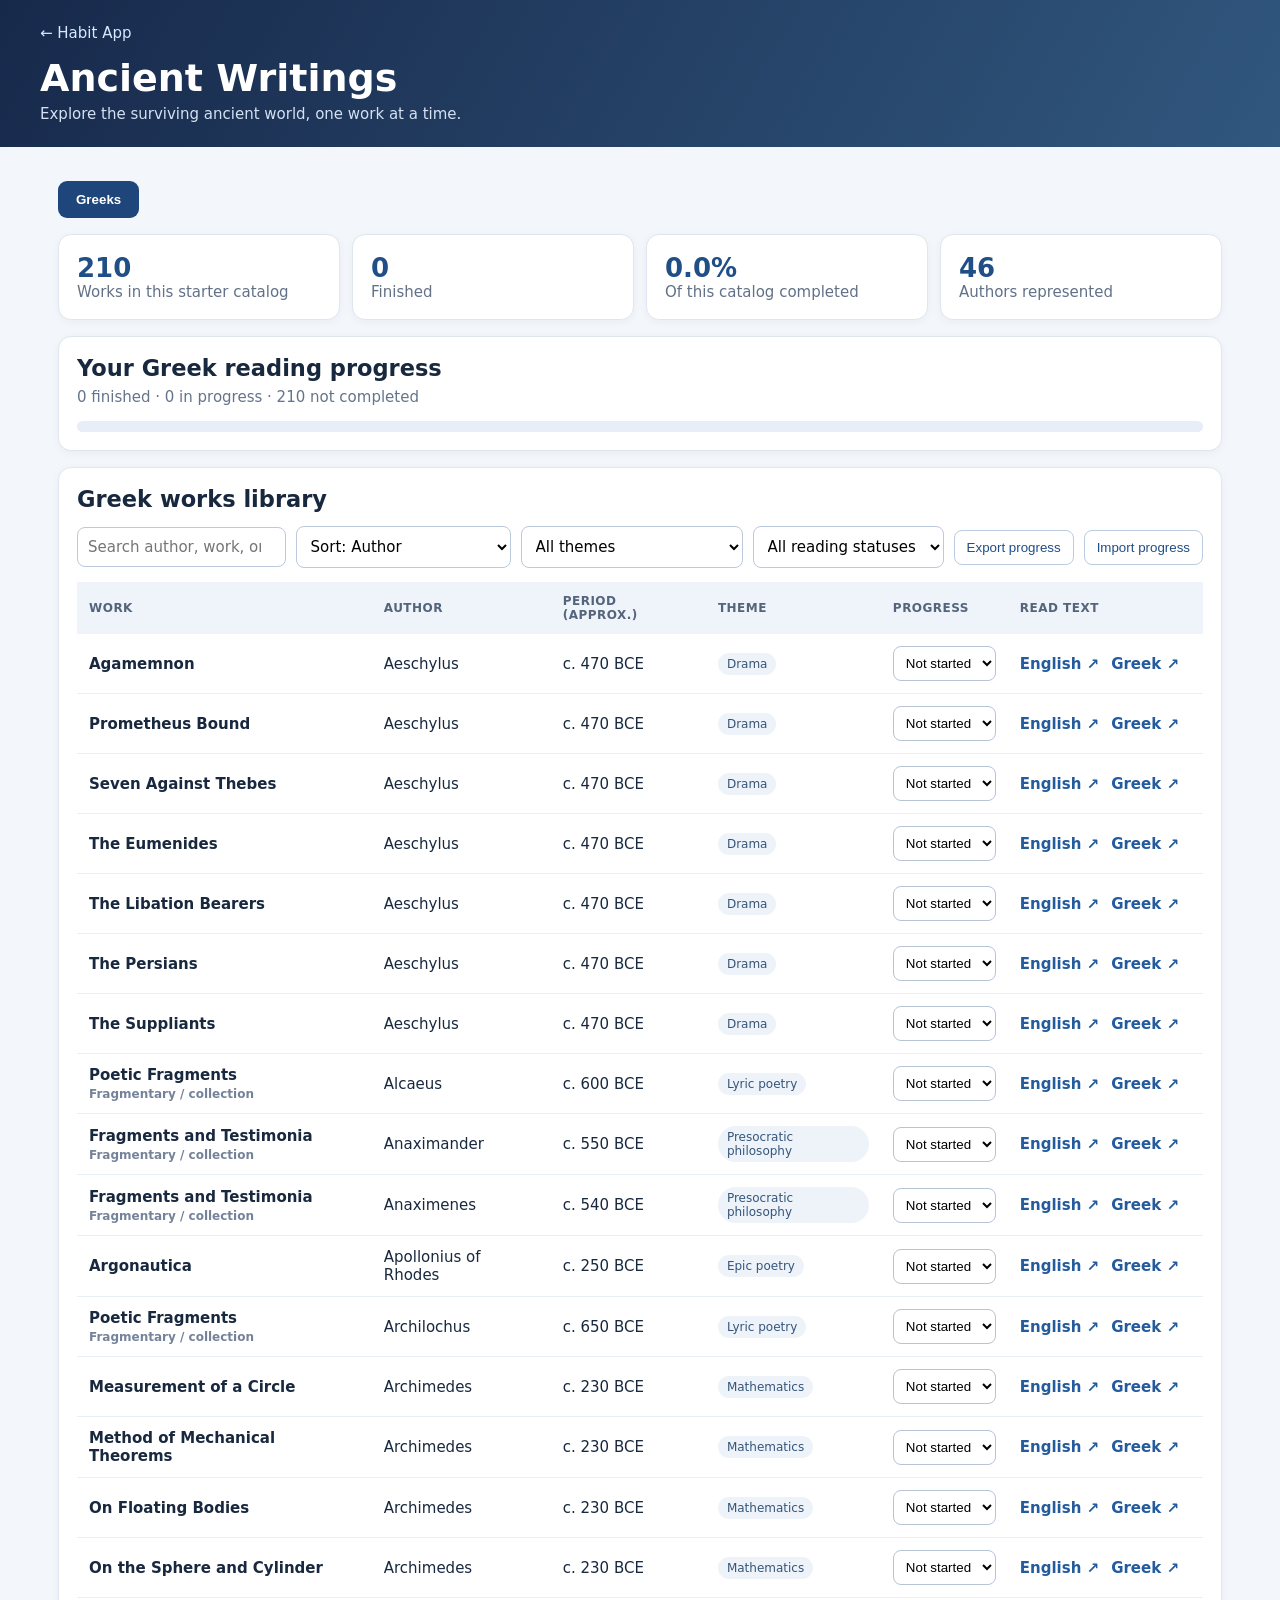
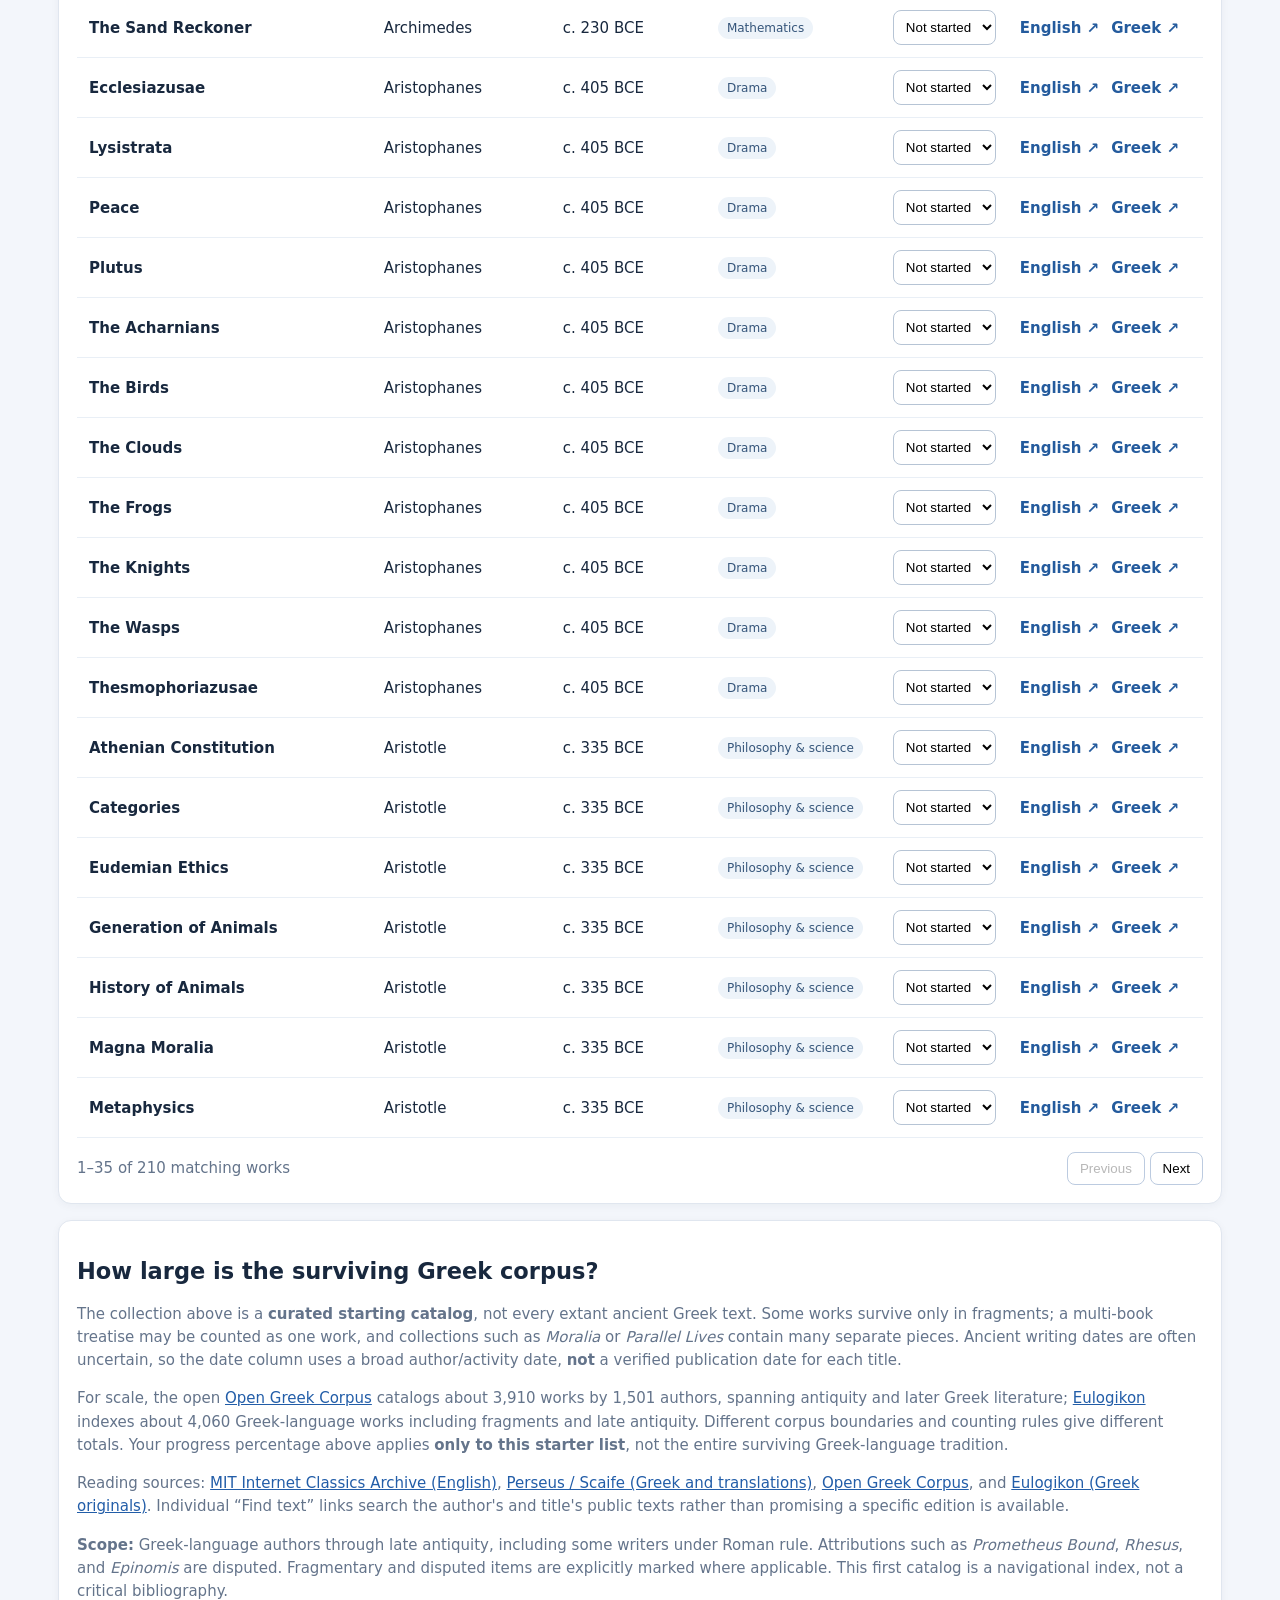
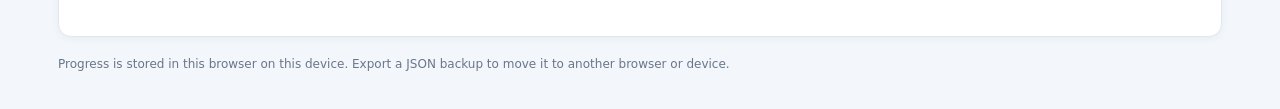
<file: ancient-writings.html>
<!doctype html><html lang="en"><head><meta charset="utf-8"><meta name="viewport" content="width=device-width, initial-scale=1"><title>Ancient Writings · Greeks</title><style>
:root{color-scheme:light}*{box-sizing:border-box}body{margin:0;background:#f3f6fb;color:#18283e;font:15px system-ui,-apple-system,Segoe UI,sans-serif}header{background:linear-gradient(120deg,#17294b,#31577e);color:white;padding:24px max(18px,calc((100vw - 1200px)/2))}header a{color:#d6e9ff;text-decoration:none}h1{margin:14px 0 5px;font-size:clamp(25px,4vw,38px)}header p{color:#d4e1f2;margin:0}.wrap{max-width:1200px;margin:auto;padding:18px}.tabs{display:flex;gap:8px;margin:16px 0}.tab{border:0;border-radius:9px;padding:11px 18px;background:#1e467a;color:white;font-weight:700}.stats{display:grid;grid-template-columns:repeat(4,minmax(0,1fr));gap:12px}.stat,.panel{background:white;border:1px solid #e0e6ef;border-radius:13px;padding:18px;box-shadow:0 2px 8px #2030470b}.stat strong{display:block;font-size:26px;color:#204e87}.stat span,small{color:#627188}.panel{margin-top:16px}.bar{height:11px;border-radius:20px;background:#e7eef8;overflow:hidden;margin-top:12px}.bar>div{height:100%;background:#2d8b77;width:0}.toolbar{display:flex;gap:10px;flex-wrap:wrap;align-items:center;margin:14px 0}.toolbar input,.toolbar select{padding:10px;border:1px solid #bac9db;border-radius:8px;background:white;font:inherit;min-width:140px}.toolbar input{flex:2;min-width:190px}.toolbar button,.actions button{border:1px solid #bccbe0;background:#fff;color:#204e87;padding:9px 12px;border-radius:8px;cursor:pointer}.toolbar button:hover,.actions button:hover{background:#eef5ff}.tablewrap{overflow:auto}table{width:100%;border-collapse:collapse;min-width:700px}th{text-align:left;background:#eff4fa;color:#53647b;position:sticky;top:0;padding:12px;font-size:12px;text-transform:uppercase;letter-spacing:.04em}td{padding:12px;border-bottom:1px solid #e9eff6;vertical-align:middle}tr:hover td{background:#f8faff}.work{font-weight:650}.muted{color:#74829a;font-size:12px;margin-top:3px}.actions{white-space:nowrap}.actions a{color:#245b9d;font-weight:600;text-decoration:none;margin-right:12px}.tag{display:inline-block;background:#edf3f9;color:#35557a;border-radius:20px;padding:4px 9px;font-size:12px}.note{color:#64748b;line-height:1.55}.note a{color:#225da8}.status{border:1px solid #b6c4d5;background:white;border-radius:8px;padding:8px;max-width:130px;width:100%}.paging{display:flex;justify-content:space-between;align-items:center;gap:12px;margin-top:14px}.paging button{padding:8px 12px;border:1px solid #bccbe0;background:white;border-radius:8px}.foot{font-size:12px;color:#687789;margin:20px 0}@media(max-width:700px){.stats{grid-template-columns:repeat(2,1fr)}.stat{padding:14px}.stat strong{font-size:23px}header{padding:20px}.wrap{padding:12px}.panel{padding:12px}}
</style></head><body>
<header><a href="./">← Habit App</a><h1>Ancient Writings</h1><p>Explore the surviving ancient world, one work at a time.</p></header>
<main class="wrap"><nav class="tabs" aria-label="Civilizations"><button class="tab" aria-current="page">Greeks</button></nav>
<div class="stats"><div class="stat"><strong id="total">0</strong><span>Works in this starter catalog</span></div><div class="stat"><strong id="read">0</strong><span>Finished</span></div><div class="stat"><strong id="progress">0%</strong><span>Of this catalog completed</span></div><div class="stat"><strong id="authors">0</strong><span>Authors represented</span></div></div>
<section class="panel"><h2 style="margin:0 0 5px">Your Greek reading progress</h2><div id="progressText" class="note">Mark individual works complete as you read them.</div><div class="bar"><div id="progressBar"></div></div></section>
<section class="panel"><h2 style="margin:0">Greek works library</h2><div class="toolbar"><input id="q" type="search" placeholder="Search author, work, or genre…" aria-label="Search works"><select id="sort" aria-label="Sort"><option value="author">Sort: Author</option><option value="date">Sort: Date (oldest first)</option><option value="dateDesc">Date (newest first)</option><option value="title">Sort: Title</option><option value="genre">Sort: Theme / genre</option></select><select id="genre" aria-label="Filter by theme"><option value="">All themes</option></select><select id="status" aria-label="Reading status"><option value="">All reading statuses</option><option value="read">Completed</option><option value="reading">Reading</option><option value="unread">Not started</option></select><button id="export">Export progress</button><button id="import">Import progress</button><input id="importFile" type="file" accept=".json,application/json" hidden></div>
<div class="tablewrap"><table><thead><tr><th>Work</th><th>Author</th><th>Period (approx.)</th><th>Theme</th><th>Progress</th><th>Read text</th></tr></thead><tbody id="rows"></tbody></table></div><div class="paging"><span id="count" class="note"></span><div><button id="prev">Previous</button> <button id="next">Next</button></div></div></section>
<section class="panel"><h2>How large is the surviving Greek corpus?</h2><p class="note">The collection above is a <b>curated starting catalog</b>, not every extant ancient Greek text. Some works survive only in fragments; a multi-book treatise may be counted as one work, and collections such as <i>Moralia</i> or <i>Parallel Lives</i> contain many separate pieces. Ancient writing dates are often uncertain, so the date column uses a broad author/activity date, <b>not</b> a verified publication date for each title.</p><p class="note">For scale, the open <a target="_blank" rel="noopener" href="https://opengreek.org/">Open Greek Corpus</a> catalogs about 3,910 works by 1,501 authors, spanning antiquity and later Greek literature; <a href="https://eulogikon.github.io/ancient-greek-texts/" target="_blank" rel="noopener">Eulogikon</a> indexes about 4,060 Greek-language works including fragments and late antiquity. Different corpus boundaries and counting rules give different totals. Your progress percentage above applies <b>only to this starter list</b>, not the entire surviving Greek-language tradition.</p><p class="note">Reading sources: <a href="https://classics.mit.edu/Browse/authors.html" target="_blank" rel="noopener">MIT Internet Classics Archive (English)</a>, <a href="https://scaife.perseus.org/" target="_blank" rel="noopener">Perseus / Scaife (Greek and translations)</a>, <a href="https://opengreek.org/" target="_blank" rel="noopener">Open Greek Corpus</a>, and <a href="https://eulogikon.github.io/ancient-greek-texts/" target="_blank" rel="noopener">Eulogikon (Greek originals)</a>. Individual “Find text” links search the author's and title's public texts rather than promising a specific edition is available.</p><p class="note"><b>Scope:</b> Greek-language authors through late antiquity, including some writers under Roman rule. Attributions such as <i>Prometheus Bound</i>, <i>Rhesus</i>, and <i>Epinomis</i> are disputed. Fragmentary and disputed items are explicitly marked where applicable. This first catalog is a navigational index, not a critical bibliography.</p></section><div class="foot">Progress is stored in this browser on this device. Export a JSON backup to move it to another browser or device.</div></main>
<script>
const works=[{"author":"Homer","year":-750,"genre":"Epic poetry","title":"Iliad","fragment":false},{"author":"Homer","year":-750,"genre":"Epic poetry","title":"Odyssey","fragment":false},{"author":"Homer","year":-750,"genre":"Epic poetry","title":"Homeric Hymns","fragment":false},{"author":"Hesiod","year":-700,"genre":"Poetry","title":"Theogony","fragment":false},{"author":"Hesiod","year":-700,"genre":"Poetry","title":"Works and Days","fragment":false},{"author":"Hesiod","year":-700,"genre":"Poetry","title":"Shield of Heracles","fragment":false},{"author":"Archilochus","year":-650,"genre":"Lyric poetry","title":"Poetic Fragments","fragment":true},{"author":"Sappho","year":-600,"genre":"Lyric poetry","title":"Poetic Fragments","fragment":true},{"author":"Alcaeus","year":-600,"genre":"Lyric poetry","title":"Poetic Fragments","fragment":true},{"author":"Solon","year":-590,"genre":"Law & politics","title":"Poetic Fragments","fragment":true},{"author":"Anaximander","year":-550,"genre":"Presocratic philosophy","title":"Fragments and Testimonia","fragment":true},{"author":"Anaximenes","year":-540,"genre":"Presocratic philosophy","title":"Fragments and Testimonia","fragment":true},{"author":"Heraclitus","year":-500,"genre":"Presocratic philosophy","title":"Fragments","fragment":true},{"author":"Parmenides","year":-480,"genre":"Presocratic philosophy","title":"On Nature (Fragments)","fragment":true},{"author":"Pindar","year":-470,"genre":"Lyric poetry","title":"Olympian Odes","fragment":false},{"author":"Pindar","year":-470,"genre":"Lyric poetry","title":"Pythian Odes","fragment":false},{"author":"Pindar","year":-470,"genre":"Lyric poetry","title":"Nemean Odes","fragment":false},{"author":"Pindar","year":-470,"genre":"Lyric poetry","title":"Isthmian Odes","fragment":false},{"author":"Aeschylus","year":-470,"genre":"Drama","title":"The Persians","fragment":false},{"author":"Aeschylus","year":-470,"genre":"Drama","title":"Seven Against Thebes","fragment":false},{"author":"Aeschylus","year":-470,"genre":"Drama","title":"The Suppliants","fragment":false},{"author":"Aeschylus","year":-470,"genre":"Drama","title":"Agamemnon","fragment":false},{"author":"Aeschylus","year":-470,"genre":"Drama","title":"The Libation Bearers","fragment":false},{"author":"Aeschylus","year":-470,"genre":"Drama","title":"The Eumenides","fragment":false},{"author":"Aeschylus","year":-470,"genre":"Drama","title":"Prometheus Bound","fragment":false},{"author":"Empedocles","year":-450,"genre":"Presocratic philosophy","title":"On Nature (Fragments)","fragment":true},{"author":"Empedocles","year":-450,"genre":"Presocratic philosophy","title":"Purifications (Fragments)","fragment":true},{"author":"Sophocles","year":-440,"genre":"Drama","title":"Ajax","fragment":false},{"author":"Sophocles","year":-440,"genre":"Drama","title":"Antigone","fragment":false},{"author":"Sophocles","year":-440,"genre":"Drama","title":"Women of Trachis","fragment":false},{"author":"Sophocles","year":-440,"genre":"Drama","title":"Oedipus the King","fragment":false},{"author":"Sophocles","year":-440,"genre":"Drama","title":"Electra","fragment":false},{"author":"Sophocles","year":-440,"genre":"Drama","title":"Philoctetes","fragment":false},{"author":"Sophocles","year":-440,"genre":"Drama","title":"Oedipus at Colonus","fragment":false},{"author":"Herodotus","year":-440,"genre":"History","title":"Histories","fragment":false},{"author":"Euripides","year":-430,"genre":"Drama","title":"Alcestis","fragment":false},{"author":"Euripides","year":-430,"genre":"Drama","title":"Medea","fragment":false},{"author":"Euripides","year":-430,"genre":"Drama","title":"Children of Heracles","fragment":false},{"author":"Euripides","year":-430,"genre":"Drama","title":"Hippolytus","fragment":false},{"author":"Euripides","year":-430,"genre":"Drama","title":"Andromache","fragment":false},{"author":"Euripides","year":-430,"genre":"Drama","title":"Hecuba","fragment":false},{"author":"Euripides","year":-430,"genre":"Drama","title":"The Suppliants","fragment":false},{"author":"Euripides","year":-430,"genre":"Drama","title":"Electra","fragment":false},{"author":"Euripides","year":-430,"genre":"Drama","title":"Heracles","fragment":false},{"author":"Euripides","year":-430,"genre":"Drama","title":"The Trojan Women","fragment":false},{"author":"Euripides","year":-430,"genre":"Drama","title":"Iphigenia in Tauris","fragment":false},{"author":"Euripides","year":-430,"genre":"Drama","title":"Ion","fragment":false},{"author":"Euripides","year":-430,"genre":"Drama","title":"Helen","fragment":false},{"author":"Euripides","year":-430,"genre":"Drama","title":"The Phoenician Women","fragment":false},{"author":"Euripides","year":-430,"genre":"Drama","title":"Orestes","fragment":false},{"author":"Euripides","year":-430,"genre":"Drama","title":"The Bacchae","fragment":false},{"author":"Euripides","year":-430,"genre":"Drama","title":"Iphigenia in Aulis","fragment":false},{"author":"Euripides","year":-430,"genre":"Drama","title":"The Cyclops","fragment":false},{"author":"Euripides","year":-430,"genre":"Drama","title":"Rhesus","fragment":false},{"author":"Thucydides","year":-420,"genre":"History","title":"History of the Peloponnesian War","fragment":false},{"author":"Aristophanes","year":-405,"genre":"Drama","title":"The Acharnians","fragment":false},{"author":"Aristophanes","year":-405,"genre":"Drama","title":"The Knights","fragment":false},{"author":"Aristophanes","year":-405,"genre":"Drama","title":"The Clouds","fragment":false},{"author":"Aristophanes","year":-405,"genre":"Drama","title":"The Wasps","fragment":false},{"author":"Aristophanes","year":-405,"genre":"Drama","title":"Peace","fragment":false},{"author":"Aristophanes","year":-405,"genre":"Drama","title":"The Birds","fragment":false},{"author":"Aristophanes","year":-405,"genre":"Drama","title":"Lysistrata","fragment":false},{"author":"Aristophanes","year":-405,"genre":"Drama","title":"Thesmophoriazusae","fragment":false},{"author":"Aristophanes","year":-405,"genre":"Drama","title":"The Frogs","fragment":false},{"author":"Aristophanes","year":-405,"genre":"Drama","title":"Ecclesiazusae","fragment":false},{"author":"Aristophanes","year":-405,"genre":"Drama","title":"Plutus","fragment":false},{"author":"Lysias","year":-390,"genre":"Rhetoric","title":"Against Eratosthenes","fragment":false},{"author":"Lysias","year":-390,"genre":"Rhetoric","title":"On the Murder of Eratosthenes","fragment":false},{"author":"Lysias","year":-390,"genre":"Rhetoric","title":"For the Disabled Man","fragment":false},{"author":"Lysias","year":-390,"genre":"Rhetoric","title":"Selected Speeches","fragment":true},{"author":"Xenophon","year":-380,"genre":"History & philosophy","title":"Anabasis","fragment":false},{"author":"Xenophon","year":-380,"genre":"History & philosophy","title":"Hellenica","fragment":false},{"author":"Xenophon","year":-380,"genre":"History & philosophy","title":"Memorabilia","fragment":false},{"author":"Xenophon","year":-380,"genre":"History & philosophy","title":"Apology of Socrates","fragment":false},{"author":"Xenophon","year":-380,"genre":"History & philosophy","title":"Symposium","fragment":false},{"author":"Xenophon","year":-380,"genre":"History & philosophy","title":"Oeconomicus","fragment":false},{"author":"Xenophon","year":-380,"genre":"History & philosophy","title":"Cyropaedia","fragment":false},{"author":"Xenophon","year":-380,"genre":"History & philosophy","title":"Agesilaus","fragment":false},{"author":"Xenophon","year":-380,"genre":"History & philosophy","title":"Constitution of the Lacedaemonians","fragment":false},{"author":"Xenophon","year":-380,"genre":"History & philosophy","title":"On Horsemanship","fragment":false},{"author":"Xenophon","year":-380,"genre":"History & philosophy","title":"Hipparchicus","fragment":false},{"author":"Xenophon","year":-380,"genre":"History & philosophy","title":"Hiero","fragment":false},{"author":"Xenophon","year":-380,"genre":"History & philosophy","title":"Ways and Means","fragment":false},{"author":"Plato","year":-370,"genre":"Philosophy","title":"Apology","fragment":false},{"author":"Plato","year":-370,"genre":"Philosophy","title":"Euthyphro","fragment":false},{"author":"Plato","year":-370,"genre":"Philosophy","title":"Crito","fragment":false},{"author":"Plato","year":-370,"genre":"Philosophy","title":"Phaedo","fragment":false},{"author":"Plato","year":-370,"genre":"Philosophy","title":"Meno","fragment":false},{"author":"Plato","year":-370,"genre":"Philosophy","title":"Protagoras","fragment":false},{"author":"Plato","year":-370,"genre":"Philosophy","title":"Gorgias","fragment":false},{"author":"Plato","year":-370,"genre":"Philosophy","title":"Republic","fragment":false},{"author":"Plato","year":-370,"genre":"Philosophy","title":"Symposium","fragment":false},{"author":"Plato","year":-370,"genre":"Philosophy","title":"Phaedrus","fragment":false},{"author":"Plato","year":-370,"genre":"Philosophy","title":"Theaetetus","fragment":false},{"author":"Plato","year":-370,"genre":"Philosophy","title":"Parmenides","fragment":false},{"author":"Plato","year":-370,"genre":"Philosophy","title":"Sophist","fragment":false},{"author":"Plato","year":-370,"genre":"Philosophy","title":"Statesman","fragment":false},{"author":"Plato","year":-370,"genre":"Philosophy","title":"Philebus","fragment":false},{"author":"Plato","year":-370,"genre":"Philosophy","title":"Timaeus","fragment":false},{"author":"Plato","year":-370,"genre":"Philosophy","title":"Critias","fragment":false},{"author":"Plato","year":-370,"genre":"Philosophy","title":"Laws","fragment":false},{"author":"Plato","year":-370,"genre":"Philosophy","title":"Laches","fragment":false},{"author":"Plato","year":-370,"genre":"Philosophy","title":"Charmides","fragment":false},{"author":"Plato","year":-370,"genre":"Philosophy","title":"Lysis","fragment":false},{"author":"Plato","year":-370,"genre":"Philosophy","title":"Euthydemus","fragment":false},{"author":"Plato","year":-370,"genre":"Philosophy","title":"Ion","fragment":false},{"author":"Plato","year":-370,"genre":"Philosophy","title":"Hippias Major","fragment":false},{"author":"Plato","year":-370,"genre":"Philosophy","title":"Hippias Minor","fragment":false},{"author":"Plato","year":-370,"genre":"Philosophy","title":"Menexenus","fragment":false},{"author":"Plato","year":-370,"genre":"Philosophy","title":"Cratylus","fragment":false},{"author":"Plato","year":-370,"genre":"Philosophy","title":"Epinomis","fragment":false},{"author":"Plato","year":-370,"genre":"Philosophy","title":"Letters","fragment":false},{"author":"Isocrates","year":-360,"genre":"Rhetoric","title":"Against the Sophists","fragment":false},{"author":"Isocrates","year":-360,"genre":"Rhetoric","title":"Antidosis","fragment":false},{"author":"Isocrates","year":-360,"genre":"Rhetoric","title":"Panegyricus","fragment":false},{"author":"Isocrates","year":-360,"genre":"Rhetoric","title":"Areopagiticus","fragment":false},{"author":"Isocrates","year":-360,"genre":"Rhetoric","title":"To Nicocles","fragment":false},{"author":"Isocrates","year":-360,"genre":"Rhetoric","title":"Nicocles","fragment":false},{"author":"Isocrates","year":-360,"genre":"Rhetoric","title":"On the Peace","fragment":false},{"author":"Isocrates","year":-360,"genre":"Rhetoric","title":"Panathenaicus","fragment":false},{"author":"Demosthenes","year":-340,"genre":"Rhetoric","title":"On the Crown","fragment":false},{"author":"Demosthenes","year":-340,"genre":"Rhetoric","title":"First Philippic","fragment":false},{"author":"Demosthenes","year":-340,"genre":"Rhetoric","title":"Second Philippic","fragment":false},{"author":"Demosthenes","year":-340,"genre":"Rhetoric","title":"Third Philippic","fragment":false},{"author":"Demosthenes","year":-340,"genre":"Rhetoric","title":"On the False Embassy","fragment":false},{"author":"Demosthenes","year":-340,"genre":"Rhetoric","title":"Olynthiacs","fragment":false},{"author":"Demosthenes","year":-340,"genre":"Rhetoric","title":"Against Meidias","fragment":false},{"author":"Demosthenes","year":-340,"genre":"Rhetoric","title":"Against Leptines","fragment":false},{"author":"Aristotle","year":-335,"genre":"Philosophy & science","title":"Categories","fragment":false},{"author":"Aristotle","year":-335,"genre":"Philosophy & science","title":"On Interpretation","fragment":false},{"author":"Aristotle","year":-335,"genre":"Philosophy & science","title":"Prior Analytics","fragment":false},{"author":"Aristotle","year":-335,"genre":"Philosophy & science","title":"Posterior Analytics","fragment":false},{"author":"Aristotle","year":-335,"genre":"Philosophy & science","title":"Topics","fragment":false},{"author":"Aristotle","year":-335,"genre":"Philosophy & science","title":"Sophistical Refutations","fragment":false},{"author":"Aristotle","year":-335,"genre":"Philosophy & science","title":"Physics","fragment":false},{"author":"Aristotle","year":-335,"genre":"Philosophy & science","title":"On the Heavens","fragment":false},{"author":"Aristotle","year":-335,"genre":"Philosophy & science","title":"On Generation and Corruption","fragment":false},{"author":"Aristotle","year":-335,"genre":"Philosophy & science","title":"Meteorology","fragment":false},{"author":"Aristotle","year":-335,"genre":"Philosophy & science","title":"Metaphysics","fragment":false},{"author":"Aristotle","year":-335,"genre":"Philosophy & science","title":"Nicomachean Ethics","fragment":false},{"author":"Aristotle","year":-335,"genre":"Philosophy & science","title":"Eudemian Ethics","fragment":false},{"author":"Aristotle","year":-335,"genre":"Philosophy & science","title":"Politics","fragment":false},{"author":"Aristotle","year":-335,"genre":"Philosophy & science","title":"Rhetoric","fragment":false},{"author":"Aristotle","year":-335,"genre":"Philosophy & science","title":"Poetics","fragment":false},{"author":"Aristotle","year":-335,"genre":"Philosophy & science","title":"On the Soul","fragment":false},{"author":"Aristotle","year":-335,"genre":"Philosophy & science","title":"On Memory","fragment":false},{"author":"Aristotle","year":-335,"genre":"Philosophy & science","title":"On Dreams","fragment":false},{"author":"Aristotle","year":-335,"genre":"Philosophy & science","title":"On Sleep and Waking","fragment":false},{"author":"Aristotle","year":-335,"genre":"Philosophy & science","title":"History of Animals","fragment":false},{"author":"Aristotle","year":-335,"genre":"Philosophy & science","title":"Parts of Animals","fragment":false},{"author":"Aristotle","year":-335,"genre":"Philosophy & science","title":"Generation of Animals","fragment":false},{"author":"Aristotle","year":-335,"genre":"Philosophy & science","title":"Movement of Animals","fragment":false},{"author":"Aristotle","year":-335,"genre":"Philosophy & science","title":"Progression of Animals","fragment":false},{"author":"Aristotle","year":-335,"genre":"Philosophy & science","title":"Athenian Constitution","fragment":false},{"author":"Aristotle","year":-335,"genre":"Philosophy & science","title":"Magna Moralia","fragment":false},{"author":"Theophrastus","year":-300,"genre":"Philosophy & science","title":"Characters","fragment":false},{"author":"Theophrastus","year":-300,"genre":"Philosophy & science","title":"Enquiry into Plants","fragment":false},{"author":"Theophrastus","year":-300,"genre":"Philosophy & science","title":"On the Causes of Plants","fragment":false},{"author":"Euclid","year":-300,"genre":"Mathematics","title":"Elements","fragment":false},{"author":"Euclid","year":-300,"genre":"Mathematics","title":"Data","fragment":false},{"author":"Euclid","year":-300,"genre":"Mathematics","title":"Optics","fragment":false},{"author":"Euclid","year":-300,"genre":"Mathematics","title":"Phaenomena","fragment":false},{"author":"Epicurus","year":-290,"genre":"Philosophy","title":"Letter to Herodotus","fragment":false},{"author":"Epicurus","year":-290,"genre":"Philosophy","title":"Letter to Pythocles","fragment":false},{"author":"Epicurus","year":-290,"genre":"Philosophy","title":"Letter to Menoeceus","fragment":false},{"author":"Epicurus","year":-290,"genre":"Philosophy","title":"Principal Doctrines","fragment":false},{"author":"Epicurus","year":-290,"genre":"Philosophy","title":"Vatican Sayings","fragment":false},{"author":"Menander","year":-290,"genre":"Drama","title":"Dyskolos","fragment":false},{"author":"Menander","year":-290,"genre":"Drama","title":"Samia","fragment":false},{"author":"Menander","year":-290,"genre":"Drama","title":"Epitrepontes","fragment":false},{"author":"Menander","year":-290,"genre":"Drama","title":"Perikeiromene","fragment":false},{"author":"Menander","year":-290,"genre":"Drama","title":"Aspis","fragment":false},{"author":"Apollonius of Rhodes","year":-250,"genre":"Epic poetry","title":"Argonautica","fragment":false},{"author":"Archimedes","year":-230,"genre":"Mathematics","title":"On the Sphere and Cylinder","fragment":false},{"author":"Archimedes","year":-230,"genre":"Mathematics","title":"Measurement of a Circle","fragment":false},{"author":"Archimedes","year":-230,"genre":"Mathematics","title":"On Floating Bodies","fragment":false},{"author":"Archimedes","year":-230,"genre":"Mathematics","title":"The Sand Reckoner","fragment":false},{"author":"Archimedes","year":-230,"genre":"Mathematics","title":"Method of Mechanical Theorems","fragment":false},{"author":"Polybius","year":-150,"genre":"History","title":"Histories","fragment":false},{"author":"Diodorus Siculus","year":-40,"genre":"History","title":"Library of History","fragment":false},{"author":"Strabo","year":15,"genre":"Geography","title":"Geography","fragment":false},{"author":"Philo of Alexandria","year":30,"genre":"Philosophy & religion","title":"On the Creation","fragment":false},{"author":"Philo of Alexandria","year":30,"genre":"Philosophy & religion","title":"On the Life of Moses","fragment":false},{"author":"Philo of Alexandria","year":30,"genre":"Philosophy & religion","title":"Allegorical Interpretation","fragment":false},{"author":"Josephus","year":90,"genre":"History","title":"The Jewish War","fragment":false},{"author":"Josephus","year":90,"genre":"History","title":"Antiquities of the Jews","fragment":false},{"author":"Josephus","year":90,"genre":"History","title":"Against Apion","fragment":false},{"author":"Josephus","year":90,"genre":"History","title":"Life","fragment":false},{"author":"Plutarch","year":100,"genre":"Biography & philosophy","title":"Parallel Lives","fragment":false},{"author":"Plutarch","year":100,"genre":"Biography & philosophy","title":"Moralia","fragment":false},{"author":"Epictetus","year":110,"genre":"Philosophy","title":"Discourses","fragment":false},{"author":"Epictetus","year":110,"genre":"Philosophy","title":"Enchiridion","fragment":false},{"author":"Lucian","year":160,"genre":"Satire & rhetoric","title":"True History","fragment":false},{"author":"Lucian","year":160,"genre":"Satire & rhetoric","title":"Dialogues of the Dead","fragment":false},{"author":"Lucian","year":160,"genre":"Satire & rhetoric","title":"The Passing of Peregrinus","fragment":false},{"author":"Lucian","year":160,"genre":"Satire & rhetoric","title":"The Dream","fragment":false},{"author":"Pausanias","year":170,"genre":"Geography","title":"Description of Greece","fragment":false},{"author":"Galen","year":180,"genre":"Medicine","title":"On the Natural Faculties","fragment":false},{"author":"Galen","year":180,"genre":"Medicine","title":"On the Usefulness of the Parts","fragment":false},{"author":"Galen","year":180,"genre":"Medicine","title":"On the Art of Medicine","fragment":false},{"author":"Sextus Empiricus","year":200,"genre":"Philosophy","title":"Outlines of Pyrrhonism","fragment":false},{"author":"Sextus Empiricus","year":200,"genre":"Philosophy","title":"Against the Mathematicians","fragment":false},{"author":"Diogenes Laertius","year":230,"genre":"Biography & philosophy","title":"Lives and Opinions of Eminent Philosophers","fragment":false},{"author":"Plotinus","year":260,"genre":"Philosophy","title":"Enneads","fragment":false},{"author":"Porphyry","year":300,"genre":"Philosophy","title":"Isagoge","fragment":false},{"author":"Porphyry","year":300,"genre":"Philosophy","title":"Life of Plotinus","fragment":false},{"author":"Iamblichus","year":320,"genre":"Philosophy","title":"On the Mysteries","fragment":false},{"author":"Iamblichus","year":320,"genre":"Philosophy","title":"Life of Pythagoras","fragment":false},{"author":"Proclus","year":450,"genre":"Philosophy","title":"Elements of Theology","fragment":false},{"author":"Proclus","year":450,"genre":"Philosophy","title":"Platonic Theology","fragment":false}];
const key='habit.ancientWritings.greeks.v1';let saved={};try{saved=JSON.parse(localStorage.getItem(key)||'{}')}catch(e){};let page=0;const perPage=35;const el=id=>document.getElementById(id);
function id(w){return w.author+'::'+w.title}function get(w){return saved[id(w)]||'unread'}
function year(v){return v<0?Math.abs(v)+' BCE':v+' CE'}
function persist(){localStorage.setItem(key,JSON.stringify(saved))}
function filtered(){let q=el('q').value.toLowerCase().trim(),g=el('genre').value,s=el('status').value;let a=works.filter(w=>(!q||(w.title+' '+w.author+' '+w.genre).toLowerCase().includes(q))&&(!g||w.genre===g)&&(!s||get(w)===s));let sort=el('sort').value;a.sort((x,y)=>sort==='date'?x.year-y.year||x.author.localeCompare(y.author):sort==='dateDesc'?y.year-x.year||x.author.localeCompare(y.author):sort==='title'?x.title.localeCompare(y.title):sort==='genre'?x.genre.localeCompare(y.genre)||x.author.localeCompare(y.author):x.author.localeCompare(y.author)||x.title.localeCompare(y.title));return a}
function render(){const n=works.filter(w=>get(w)==='read').length;el('total').textContent=works.length;el('read').textContent=n;el('authors').textContent=new Set(works.map(w=>w.author)).size;el('progress').textContent=(100*n/works.length).toFixed(1)+'%';el('progressBar').style.width=(100*n/works.length)+'%';el('progressText').textContent=n+' finished · '+works.filter(w=>get(w)==='reading').length+' in progress · '+(works.length-n)+' not completed';
const a=filtered();if(page>=Math.ceil(a.length/perPage))page=Math.max(0,Math.ceil(a.length/perPage)-1);const view=a.slice(page*perPage,(page+1)*perPage);const tbody=el('rows');tbody.replaceChildren();for(const w of view){const tr=document.createElement('tr');function cell(t,cl){let td=document.createElement('td');if(cl)td.className=cl;td.textContent=t;tr.appendChild(td);return td}let workcell=cell(w.title,'work');if(w.fragment){let m=document.createElement('div');m.className='muted';m.textContent='Fragmentary / collection';workcell.appendChild(m)}cell(w.author);cell('c. '+year(w.year));let gd=cell('');let tg=document.createElement('span');tg.className='tag';tg.textContent=w.genre;gd.appendChild(tg);let status=cell('');let select=document.createElement('select');select.className='status';select.setAttribute('aria-label','Reading status for '+w.title);for(const [v,t] of [['unread','Not started'],['reading','Reading'],['read','Finished']]){let o=document.createElement('option');o.value=v;o.textContent=t;select.appendChild(o)}select.value=get(w);select.onchange=()=>{if(select.value==='unread')delete saved[id(w)];else saved[id(w)]=select.value;persist();render()};status.appendChild(select);let linkcell=cell('','actions');let a=document.createElement('a');a.href='https://www.google.com/search?q='+encodeURIComponent('site:classics.mit.edu '+w.author+' '+w.title+' full text');a.target='_blank';a.rel='noopener';a.textContent='English ↗';linkcell.appendChild(a);let b=document.createElement('a');b.href='https://www.google.com/search?q='+encodeURIComponent('site:scaife.perseus.org '+w.author+' '+w.title);b.target='_blank';b.rel='noopener';b.textContent='Greek ↗';linkcell.appendChild(b);tr.appendChild(linkcell);tbody.appendChild(tr)}el('count').textContent=(a.length?1+page*perPage:0)+'–'+Math.min((page+1)*perPage,a.length)+' of '+a.length+' matching works';el('prev').disabled=page===0;el('next').disabled=(page+1)*perPage>=a.length}
for(const g of [...new Set(works.map(w=>w.genre))].sort()){let o=document.createElement('option');o.value=g;o.textContent=g;el('genre').appendChild(o)}
for(const i of ['q','sort','genre','status'])el(i).addEventListener(i==='q'?'input':'change',()=>{page=0;render()});
el('prev').onclick=()=>{page--;render()};el('next').onclick=()=>{page++;render()};
el('export').onclick=()=>{let blob=new Blob([JSON.stringify({kind:key,exported:new Date().toISOString(),progress:saved},null,2)],{type:'application/json'});let u=URL.createObjectURL(blob),a=document.createElement('a');a.href=u;a.download='greek-reading-progress.json';a.click();setTimeout(()=>URL.revokeObjectURL(u),1000)};
el('import').onclick=()=>el('importFile').click();el('importFile').onchange=async e=>{let f=e.target.files[0];if(!f)return;try{let parsed=JSON.parse(await f.text());if(parsed.kind!==key||typeof parsed.progress!=='object'||Array.isArray(parsed.progress))throw Error('Invalid Greek reading progress file');let valid=new Set(works.map(id)),next={...saved};for(const [k,v] of Object.entries(parsed.progress)){if(valid.has(k)&&['read','reading','unread'].includes(v)){if(v==='unread')delete next[k];else next[k]=v}}saved=next;persist();render();alert('Reading progress imported')}catch(err){alert('Could not import: '+err.message)}e.target.value=''};
render();
</script></body></html>
</file>
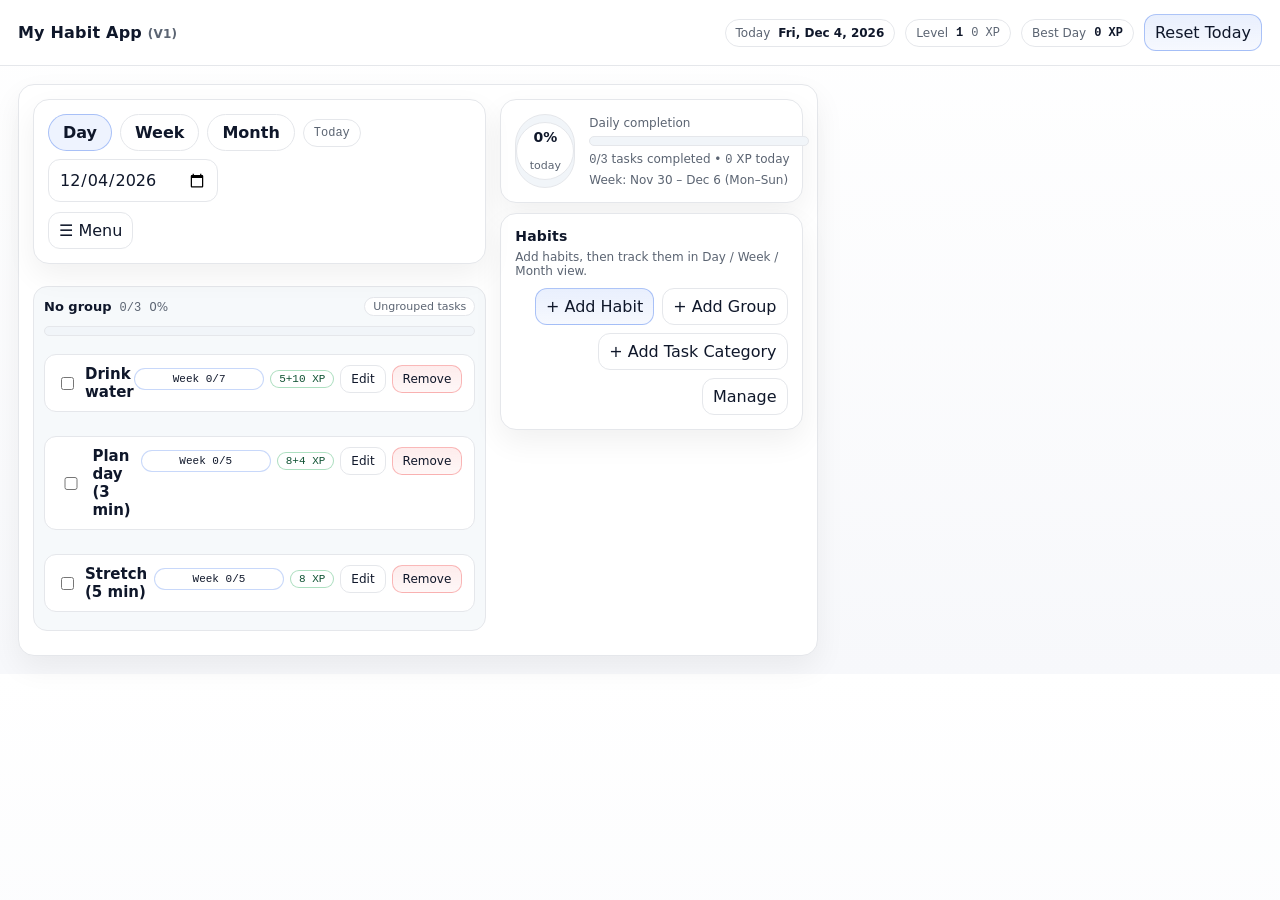
<file: habit_app_v10_wider_main_top_sidebar_version.html>
<!doctype html>
<html lang="en">
<head>
  <meta charset="utf-8" />
  <meta name="viewport" content="width=device-width,initial-scale=1" />
  <title>My Habit App (V10)</title>
  <style>
    :root{
      --bg:#f7f8fb;
      --card:#ffffff;
      --muted:#5b6472;
      --text:#0f172a;
      --line:#e5e7eb;

      --good:#16a34a;
      --warn:#f59e0b;
      --bad:#ef4444;

      --accent:#2563eb;
      --accent2:#7c3aed;
      --soft:#f1f5f9;
    }
    *{box-sizing:border-box}
    body{
      margin:0;
      font-family:system-ui,-apple-system,Segoe UI,Roboto,Arial,sans-serif;
      background:linear-gradient(180deg,#ffffff,var(--bg));
      color:var(--text);
    }
    header{
      position:sticky; top:0; z-index:10;
      background:rgba(255,255,255,.85); backdrop-filter: blur(10px);
      border-bottom:1px solid var(--line);
      padding:14px 18px;
      display:flex; gap:12px; align-items:center; justify-content:space-between;
    }
    header h1{font-size:16px; margin:0; letter-spacing:.2px}
    header .meta{display:flex; gap:10px; flex-wrap:wrap; align-items:center; justify-content:flex-end}
    .pill{
      padding:6px 10px; border:1px solid var(--line); border-radius:999px;
      color:var(--muted); font-size:12px; display:flex; gap:8px; align-items:center;
      background:rgba(255,255,255,.8);
    }
    .pill strong{color:var(--text); font-weight:700}
    main{max-width:1600px; margin:0 auto; padding:18px}
    .grid{display:grid; grid-template-columns: 1.3fr .7fr; gap:14px}
    @media (max-width: 980px){ .grid{grid-template-columns:1fr} }

    .card{
      background:var(--card);
      border:1px solid var(--line);
      border-radius:16px;
      padding:14px;
      box-shadow: 0 12px 30px rgba(2,6,23,.06);
    }
    .card h2{font-size:14px; margin:0 0 10px; color:var(--text); letter-spacing:.2px}
    .sub{font-size:12px; color:var(--muted); margin-top:-6px; margin-bottom:10px}

    .row{display:flex; gap:10px; flex-wrap:wrap; align-items:center}
    button, input, select, textarea{font:inherit}
    button{
      border:1px solid var(--line);
      background:#fff;
      color:var(--text);
      padding:8px 10px;
      border-radius:12px;
      cursor:pointer;
    }
    button:hover{border-color:#cbd5e1}
    button.primary{
      background:linear-gradient(180deg, rgba(37,99,235,.10), rgba(37,99,235,.04));
      border-color:rgba(37,99,235,.35);
    }
    button.danger{
      background:linear-gradient(180deg, rgba(239,68,68,.10), rgba(239,68,68,.04));
      border-color:rgba(239,68,68,.35);
    }
    button.good{
      background:linear-gradient(180deg, rgba(22,163,74,.10), rgba(22,163,74,.04));
      border-color:rgba(22,163,74,.35);
    }
    input, select, textarea{
      width:100%;
      background:#fff;
      border:1px solid var(--line);
      color:var(--text);
      border-radius:12px;
      padding:10px;
      outline:none;
    }
    input:focus, select:focus, textarea:focus{border-color:rgba(37,99,235,.55); box-shadow:0 0 0 3px rgba(37,99,235,.10)}
    textarea{min-height:120px; resize:vertical}

    .progress{
      width:100%;
      height:10px;
      background:var(--soft);
      border:1px solid var(--line);
      border-radius:999px;
      overflow:hidden;
    }
    .bar{height:100%; width:0%; background:linear-gradient(90deg,var(--accent),var(--accent2))}
    .bar.good{background:linear-gradient(90deg,#22c55e,#16a34a)}
    .bar.bad{background:linear-gradient(90deg,#fb7185,#ef4444)}
    .small{font-size:12px; color:var(--muted)}
    .sep{height:1px; background:var(--line); margin:10px 0}

    .tabs{display:flex; gap:8px; flex-wrap:wrap}
    .tab{padding:8px 10px; border-radius:999px; border:1px solid var(--line); color:var(--muted); cursor:pointer; user-select:none; background:#fff}
    .tab.active{color:var(--text); border-color:rgba(37,99,235,.35); background:rgba(37,99,235,.08)}
    .hidden{display:none}

    .group{
      border:1px solid var(--line);
      border-radius:14px;
      padding:10px;
      background:rgba(241,245,249,.6);
      margin-bottom:10px;
    }
    .groupHeader{
      display:flex; align-items:center; justify-content:space-between; gap:10px;
    }
    .groupTitle{display:flex; gap:8px; align-items:baseline; flex-wrap:wrap}
    .groupTitle strong{font-size:13px}
    .groupTitle span{font-size:12px; color:var(--muted)}
    .tasks{margin-top:10px; display:grid; gap:8px}

    .task{
      display:flex; align-items:center; justify-content:space-between; gap:10px;
      padding:8px 10px; border:1px solid var(--line); border-radius:12px;
      background:#fff;
      transition: border-color .15s ease, box-shadow .15s ease;
    }
    .task.weeklyComplete{
      border-color:rgba(22,163,74,.35);
      box-shadow: 0 0 0 1px rgba(22,163,74,.08) inset;
      background:rgba(22,163,74,.04);
    }

    .taskLeft{display:flex; gap:10px; align-items:center; min-width:0}
    .taskLeft label{display:flex; gap:8px; align-items:center; cursor:pointer; min-width:0}
    .taskLeft .name{white-space:nowrap; overflow:hidden; text-overflow:ellipsis}

    .tag{font-size:11px; color:var(--muted); border:1px solid var(--line); padding:2px 8px; border-radius:999px; background:#fff}
    .tag.good{border-color:rgba(22,163,74,.35); color:#0f5132}
    .tag.goal{border-color:rgba(37,99,235,.35); color:#1e3a8a}
    .tag.week{border-color:rgba(37,99,235,.25); color:#1e3a8a}
    .tag.weekDone{border-color:rgba(22,163,74,.35); color:#0f5132}
    .mono{font-variant-numeric: tabular-nums; font-family: ui-monospace, SFMono-Regular, Menlo, Monaco, Consolas, "Liberation Mono", "Courier New", monospace;}
    .taskActions{display:flex; gap:6px; align-items:center}
    .iconBtn{padding:6px 8px; border-radius:10px; font-size:12px}

    .ringWrap{display:flex; gap:14px; align-items:center}
    .ring{
      width:74px; height:74px; border-radius:999px;
      background: conic-gradient(var(--accent) 0deg, var(--soft) 0deg);
      border:1px solid var(--line);
      display:grid; place-items:center;
    }
    .ringInner{
      width:58px; height:58px; border-radius:999px;
      background:#fff;
      border:1px solid var(--line);
      display:grid; place-items:center;
      text-align:center;
      line-height:1.05;
    }
    .ringInner strong{font-size:14px}
    .ringInner span{font-size:11px; color:var(--muted)}

    .list{display:grid; gap:8px}
    .entry{
      border:1px solid var(--line);
      border-radius:12px;
      padding:10px;
      background:#fff;
      cursor:pointer;
    }
    .entry:hover{border-color:#cbd5e1}
    .entry .t{display:flex; justify-content:space-between; gap:10px}
    .entry .t strong{font-size:13px}
    .entry .t span{font-size:11px; color:var(--muted)}
    .entry p{margin:6px 0 0; font-size:12px; color:var(--muted)}
    .kpi{display:grid; grid-template-columns:1fr 1fr; gap:10px}
    @media (max-width: 520px){ .kpi{grid-template-columns:1fr} }

    .dragItem{
      display:flex; align-items:center; justify-content:space-between; gap:10px;
      padding:10px; border:1px solid var(--line); border-radius:12px;
      background:#fff;
    }
    .dragItem[draggable="true"]{cursor:grab}
    .dragItem.dragging{opacity:.55}
    .dragHandle{
      width:26px; text-align:center; color:var(--muted);
      border:1px solid var(--line); border-radius:10px; padding:4px 6px;
      user-select:none;
      background:rgba(241,245,249,.7);
    }

    #toastWrap{
      position:fixed; right:16px; bottom:16px; z-index:9999;
      display:grid; gap:8px;
      max-width:min(420px, calc(100vw - 32px));
    }
    .toast{
      border:1px solid rgba(37,99,235,.25);
      background:rgba(255,255,255,.92);
      border-radius:14px;
      padding:10px 12px;
      box-shadow: 0 16px 40px rgba(2,6,23,.12);
    }
    .toast .title{font-size:13px; margin:0; color:var(--text)}
    .toast .msg{font-size:12px; margin:4px 0 0; color:var(--muted)}

    .lifeNode{
      display:flex; align-items:center; justify-content:space-between; gap:10px;
      padding:8px 10px;
      border:1px solid var(--line);
      border-radius:12px;
      background:#fff;
      margin:6px 0;
      cursor:pointer;
    }
    .lifeNode:hover{border-color:#cbd5e1}
    .lifeNode.selected{
      border-color:rgba(37,99,235,.35);
      background:rgba(37,99,235,.06);
    }
    .lifeNodeLeft{display:flex; align-items:center; gap:10px; min-width:0}
    .lifeNodeTitle{white-space:nowrap; overflow:hidden; text-overflow:ellipsis}
    .lifeChildren{margin-left:18px; padding-left:10px; border-left:1px dashed #cbd5e1}
    .lifeBadge{font-size:11px; color:var(--muted); border:1px solid var(--line); padding:2px 8px; border-radius:999px; background:#fff}

    .gridWrap{
      border:1px solid var(--line);
      border-radius:14px;
      overflow:hidden;
      background:#fff;
    }
    .scrollX{overflow:auto}
    .taskGridTable{
      border-collapse:collapse;
      width:max-content;
      min-width:100%;
      font-size:12px;
    }
    .taskGridTable th, .taskGridTable td{
      border-bottom:1px solid var(--line);
      border-right:1px solid var(--line);
      padding:6px 8px;
      white-space:nowrap;
    }
    .taskGridTable th{
      position:sticky; top:0;
      background:rgba(241,245,249,.95);
      z-index:2;
      font-weight:600;
      color:#0f172a;
    }
    .taskGridTable td:first-child, .taskGridTable th:first-child{
      position:sticky; left:0;
      background:rgba(255,255,255,.95);
      z-index:3;
      min-width:220px;
      max-width:320px;
    }
    .taskGridTable td:first-child{
      background:rgba(255,255,255,.98);
    }
    .taskGridTable tr:hover td{background:rgba(241,245,249,.55)}
    .dayChip{
      display:inline-flex; align-items:center; gap:8px;
      border:1px solid var(--line); border-radius:999px; padding:6px 10px; background:#fff;
    }

    .field{display:flex; flex-direction:column; gap:6px}
    .field .lbl{font-size:11px; color:var(--muted)}
    .taskLeft .name{
      white-space:normal;
      overflow:visible;
      text-overflow:unset;
      font-size:14px;
      font-weight:650;
      line-height:1.2;
    }
    .taskLeft{min-width:0; flex:1}
    .task{align-items:flex-start}
    .taskActions{flex-wrap:wrap; justify-content:flex-end}


    /* Category tags with color */
    .catTag{
      border:1px solid var(--line);
      border-radius:999px;
      padding:2px 8px;
      font-size:11px;
      color:var(--text);
      background:rgba(255,255,255,.9);
      display:inline-flex;
      align-items:center;
      gap:6px;
    }
    .catDot{
      width:10px; height:10px; border-radius:999px;
      border:1px solid rgba(15,23,42,.15);
      flex:0 0 auto;
    }

    /* Weekly progress pill */
    .weekPill{
      border:1px solid rgba(37,99,235,.25);
      border-radius:999px;
      overflow:hidden;
      display:inline-flex;
      align-items:center;
      height:22px;
      background:#fff;
      position:relative;
      min-width:130px;
    }
    .weekFill{
      height:100%;
      background:linear-gradient(90deg,#22c55e,#16a34a);
      width:0%;
    }
    .weekText{
      padding:0 10px;
      font-size:11px;
      color:#0f172a;
      display:flex;
      align-items:center;
      gap:6px;
      position:absolute;
      inset:0;
      justify-content:center;
      z-index:1;
      white-space:nowrap;
    }
    .weekPill.done{ border-color:rgba(22,163,74,.35); background:rgba(22,163,74,.05); }

    /* Grid group header rows */
    .groupRow td{
      background:rgba(37,99,235,.07) !important;
      font-weight:700;
      color:#0f172a;
      border-right:1px solid var(--line);
    }
    .groupRow td:first-child{
      position:sticky; left:0;
      z-index:4;
      background:rgba(37,99,235,.10) !important;
    }

    /* Simple modal */
    .modalBackdrop{
      position:fixed; inset:0; z-index:10000;
      background:rgba(15,23,42,.35);
      display:none;
      align-items:center;
      justify-content:center;
      padding:16px;
    }
    .modal{
      width:min(720px, 100%);
      background:#fff;
      border:1px solid var(--line);
      border-radius:18px;
      box-shadow: 0 24px 60px rgba(2,6,23,.22);
      overflow:hidden;
    }
    .modalHeader{
      padding:12px 14px;
      display:flex;
      justify-content:space-between;
      align-items:center;
      gap:10px;
      border-bottom:1px solid var(--line);
      background:rgba(241,245,249,.8);
    }
    .modalHeader strong{ font-size:13px; }
    .modalBody{ padding:14px; display:grid; gap:10px; }
    .modalRow{
      display:flex; align-items:center; justify-content:space-between; gap:10px;
      border:1px solid var(--line);
      border-radius:14px;
      padding:10px;
      background:#fff;
    }
    .modalRow .left{
      display:flex; align-items:center; gap:10px; min-width:0;
      flex:1;
    }
    .modalRow .name{ font-weight:650; min-width:0; overflow:hidden; text-overflow:ellipsis; white-space:nowrap; }
    .modalRow .actions{ display:flex; gap:8px; align-items:center; }
    .colorInput{ width:44px; height:32px; padding:0; border-radius:10px; border:1px solid var(--line); background:#fff; }


    /* Task editor modal */
    .formGrid{display:grid; grid-template-columns:1fr 1fr; gap:12px}
    .formGrid .field{min-width:0}
    .formGrid input, .formGrid select{width:100%}
    .formGrid .full{grid-column:1/-1}
    .modalFooter{
      padding:12px 14px;
      border-top:1px solid var(--line);
      background:rgba(241,245,249,.6);
      display:flex;
      justify-content:space-between;
      gap:10px;
      flex-wrap:wrap;
    }


/* Compact homepage + segmented view buttons */
.seg{
  border:1px solid var(--line);
  background:#fff;
  border-radius:999px;
  padding:8px 14px;
  font-weight:650;
}
.seg.active{
  border-color:rgba(37,99,235,.35);
  background:rgba(37,99,235,.08);
}
#viewBarCard{ position:sticky; top:64px; z-index:50; }
/* Make task rows more compact */
.task{ padding:10px 12px; margin:8px 0; }
.taskLeft .name{ font-size:15px; }
.taskActions button{ padding:8px 10px; }
.groupCard{ padding:12px; }


    /* Habits home: tasks-first layout */
    .habitsHome{
      display:grid;
      grid-template-columns: minmax(0, 3fr) minmax(0, 2fr);
      gap:14px;
      align-items:start;
    }
    @media (max-width: 1050px){
      .habitsHome{ grid-template-columns: 1fr; }
      .habitsSidebar{ order:2; }
      .habitsMain{ order:1; }
    }
    .habitsSidebar .card{ margin-bottom:12px; }
    .habitsSidebar{ margin-top:0; }
    .habitsMain{ margin-top:0; }


    /* Make task rows tighter */
    .task{ padding:10px 12px; }
    .task .box{ width:18px; height:18px; }
    .taskActions .iconBtn{ padding:6px 10px; }
    .taskLeft .name{ font-size:15px; }


    .habitsMain .card{ margin-bottom:12px; }


    .habitsHome{ margin-top:0 !important; }
    .habitsSidebar{ align-self:start; position:sticky; top:90px; } /* keeps sidebar visible; adjust with header */

  </style>
</head>
<body>
<header>
  <h1>My Habit App <span class="small">(V1)</span></h1>
  <div class="meta">
    <div class="pill">Today <strong id="todayLabel"></strong></div>
    <div class="pill">Level <strong id="levelLabel" class="mono">1</strong> <span class="mono" id="xpLabel">0 XP</span></div>
    <div class="pill">Best Day <strong id="bestDayLabel" class="mono">0 XP</strong></div>
    <button class="primary" id="resetTodayBtn" title="Resets checkmarks for today (keeps your data)">Reset Today</button>
  </div>
</header>

<main>
  <div class="grid">
    <section class="card">
      <div class="tabs" id="tabs" style="display:none">
        <div class="tab active" data-tab="habits">Habits</div>
        <div class="tab" data-tab="todo">To‑Do</div>
        <div class="tab" data-tab="goals">Goals</div>
        <div class="tab" data-tab="priorities">Priorities</div>
        <div class="tab" data-tab="bad">Bad Habit Destroyer</div>
        <div class="tab" data-tab="journal">Journal</div>
        <div class="tab" data-tab="life">Life Architecture</div>
        <div class="tab" data-tab="settings">Settings</div>
      </div>

      <div id="tab-habits">
        
        

        

      <div class="habitsHome">
        <div class="habitsMain">
<div class="card" id="viewBarCard">
  <div class="row" id="viewBar" style="justify-content:space-between; align-items:center; gap:10px; flex-wrap:wrap">
    <div class="row" style="gap:8px; align-items:center; flex-wrap:wrap">
      <button class="seg active" id="btnViewDay" data-view="day">Day</button>
      <button class="seg" id="btnViewWeek" data-view="week">Week</button>
      <button class="seg" id="btnViewMonth" data-view="month">Month</button>

      <span class="pill mono" id="viewDateLabel">Today</span>
      <input id="viewDate" type="date" style="width:170px" />
      <select id="habitView" style="display:none">
        <option value="day" selected>Day</option>
        <option value="week">Week</option>
        <option value="month">Month</option>
      </select>
    </div>

    <div class="row" style="gap:8px; justify-content:flex-end">
      <button id="menuBtn" title="Menu">☰ Menu</button>
    </div>
  </div>

  <div id="menuPanel" style="display:none; margin-top:10px">
    <div class="sep"></div>
    <div class="small" style="margin-bottom:8px">Navigation</div>
    <div class="row" style="gap:8px; flex-wrap:wrap">
      <button class="navJump" data-tab="habits">Habits</button>
      <button class="navJump" data-tab="todo">To‑Do</button>
      <button class="navJump" data-tab="goals">Goals</button>
      <button class="navJump" data-tab="priorities">Priorities</button>
      <button class="navJump" data-tab="bad">Bad Habit Destroyer</button>
      <button class="navJump" data-tab="journal">Journal</button>
      <button class="navJump" data-tab="life">Life Architecture</button>
    </div>
    <div class="row" style="margin-top:10px; justify-content:space-between; flex-wrap:wrap; gap:8px">
      <div class="small">Extra panels</div>
      <button id="toggleStatsBtn">Toggle Stats</button>
    </div>
  </div>
</div>
<div style="height:10px"></div>
        <div id="habitsDayWrap"></div>
        </div>

      <div class="habitsSidebar">
        <div class="card" style="margin-bottom:10px">
          <div class="ringWrap">
            <div class="ring" id="dailyRing"><div class="ringInner"><strong id="dailyPct">0%</strong><span>today</span></div></div>
            <div style="min-width:220px; flex:1">
              <div class="small">Daily completion</div>
              <div class="progress" style="margin-top:6px"><div class="bar good" id="dailyBar"></div></div>
              <div class="small" style="margin-top:6px">
                <span id="doneCount" class="mono">0</span>/<span id="totalCount" class="mono">0</span> tasks completed •
                <span class="mono" id="todayXP">0</span> XP today
              </div>
              <div class="small" style="margin-top:6px" id="weekLabel"></div>
            </div>
          </div>
        </div>
        <div class="card" style="margin-bottom:10px">
  <div class="row" style="justify-content:space-between; align-items:center">
    <div>
      <h2 style="margin:0">Habits</h2>
      <div class="sub" style="margin:6px 0 0">Add habits, then track them in Day / Week / Month view.</div>
    </div>
    <div class="row" style="gap:8px; flex-wrap:wrap; justify-content:flex-end">
      <button class="primary" id="openQuickAddBtn">+ Add Habit</button>
      <button id="addGroupBtn">+ Add Group</button>
      <button id="addTaskCategoryBtn">+ Add Task Category</button>
      <button id="manageTaskCategoriesBtn">Manage</button>
    </div>
  </div>
</div>
      </div>

      </div>

        <div id="habitsGridWrap" class="hidden"></div>
      </div>

      <div id="tab-todo" class="hidden">
        <h2>To‑Do (linked to Life Architecture)</h2>
        <div class="sub">Add to‑dos, attach them to a Life branch, and see pending counts per branch.</div>

        <div class="card" style="margin-bottom:10px">
          <h2>New To‑Do</h2>
          <div class="row">
            <div class="field" style="flex:1; min-width:220px">
              <div class="lbl">To‑Do title</div>
              <input id="todoTitle" placeholder="e.g., Book dentist appointment" />
            </div>
            <div class="field" style="width:260px">
              <div class="lbl">Life branch</div>
              <select id="todoLifeSelect" style="width:260px"></select>
            </div>
            <div class="field" style="width:220px">
              <div class="lbl">Category</div>
              <select id="todoCategorySelect" style="width:220px"></select>
            </div>
            <button class="primary" id="addTodoBtn" style="width:120px; height:42px; align-self:flex-end">Add</button>
          </div>
          <div class="row" style="margin-top:10px">
            <button id="addTodoCategoryBtn">+ Add To‑Do Category</button>
            <button id="manageTodoCategoriesBtn">Manage</button>
          </div>
          <div class="small">Tip: select a branch on the left tree to filter; new items default to that branch.</div>
        </div>

        <div class="row" style="align-items:flex-start;">
          <div class="card" style="flex:1; min-width:280px">
            <h2>Life Tree (with counts)</h2>
            <div class="small">Badge shows pending / total (including all descendants).</div>
            <div id="todoLifeTree" style="margin-top:8px"></div>
          </div>

          <div class="card" style="flex:1.2; min-width:320px">
            <div class="row" style="justify-content:space-between">
              <h2 style="margin:0">To‑Dos</h2>
              <label class="small" style="display:flex; gap:8px; align-items:center; cursor:pointer">
                <input type="checkbox" id="showCompletedTodos" />
                show completed
              </label>
            </div>
            <div class="small" id="todoFilterLabel" style="margin-top:6px"></div>
            <div class="sep"></div>
            <div id="todoList" class="list"></div>
          </div>
        </div>
      </div>

      <div id="tab-goals" class="hidden">
        <h2>Goals</h2>
        <div class="sub">Create goals, and optionally link tasks to them. Completing a linked task will give you a “one step closer” message.</div>

        <div class="card" style="margin-bottom:10px">
          <h2>New Goal</h2>
          <div class="row">
            <input id="goalTitle" placeholder="Goal title (e.g., Run a 5k)" />
            <button class="primary" id="addGoalBtn" style="width:140px">Add Goal</button>
          </div>
          <textarea id="goalDesc" placeholder="Optional description / why it matters..."></textarea>
        </div>

        <div class="card">
          <h2>Your Goals</h2>
          <div id="goalsList" class="list"></div>
        </div>
      </div>

      <div id="tab-priorities" class="hidden">
        <h2>Task Priorities</h2>
        <div class="sub">Drag tasks to sort most → least important. Higher priority tasks earn more bonus XP (see Settings for max bonus).</div>
        <div class="card">
          <h2>Drag to reorder</h2>
          <div id="priorityList" class="list"></div>
          <div class="sep"></div>
          <div class="small">Top tasks get the biggest bonus. Bottom tasks can have 0 bonus.</div>
        </div>
      </div>

      <div id="tab-bad" class="hidden">
        <div class="sub">Track “days clean”, urge logs, and streaks. You can assign a penalty cost to a relapse.</div>

        <div class="kpi">
          <div class="card">
            <h2>Clean Streak</h2>
            <div class="row" style="justify-content:space-between">
              <div>
                <div class="small">Days clean</div>
                <div class="mono" style="font-size:26px; margin-top:4px" id="cleanDays">0</div>
              </div>
              <div>
                <div class="small">Longest</div>
                <div class="mono" style="font-size:18px; margin-top:4px" id="cleanLongest">0</div>
              </div>
            </div>
            <div class="sep"></div>
            <div class="small">Penalty on relapse</div>
            <div class="row" style="margin-top:6px">
              <div style="width:140px"><input id="relapsePenalty" type="number" min="0" value="50"></div>
              <button class="danger" id="relapseBtn">Log Relapse</button>
              <button class="good" id="cleanDayBtn">Mark Today Clean</button>
            </div>
          </div>

          <div class="card">
            <h2>Urge Log</h2>
            <div class="small">Log urges without failing. You’ll see patterns.</div>
            <div class="row" style="margin-top:6px">
              <select id="urgeIntensity" style="width:160px">
                <option value="1">1 (low)</option>
                <option value="2">2</option>
                <option value="3" selected>3 (medium)</option>
                <option value="4">4</option>
                <option value="5">5 (high)</option>
              </select>
              <input id="urgeTrigger" placeholder="Trigger (optional): stress, boredom, etc." />
              <button class="primary" id="logUrgeBtn">Log Urge</button>
            </div>
            <div class="sep"></div>
            <div class="small">Recent urges</div>
            <div id="urgeList" class="list" style="margin-top:8px"></div>
          </div>
        </div>

        <div class="sep"></div>
        <div class="card">
          <h2>Bad Habits List</h2>
          <div class="sub">Create multiple “bad habit targets” (ex: sugar, doomscrolling). Track each independently.</div>
          <div class="row">
            <input id="badName" placeholder="Bad habit name (e.g., Doomscrolling)" />
            <button class="primary" id="addBadBtn" style="width:120px">Add</button>
          </div>
          <div class="sep"></div>
          <div id="badTargets" class="list"></div>
        </div>
      </div>

      <div id="tab-journal" class="hidden">
        <div class="row" style="justify-content:space-between; align-items:flex-start;">
          <div style="flex:1">
            <h2>New Entry</h2>
            <div class="row">
              <div style="flex:1"><input id="journalTitle" placeholder="Title (e.g., Weekly Review - Feb 27)" /></div>
              <button class="primary" id="saveEntryBtn" style="width:140px">Save</button>
              <button id="newEntryBtn" style="width:140px">Clear</button>
            </div>
            <textarea id="journalBody" placeholder="Write here..."></textarea>
            <div class="row" style="justify-content:space-between">
              <div class="small">Click an entry on the right to load/edit it.</div>
              <button class="danger" id="deleteEntryBtn">Delete Loaded Entry</button>
            </div>
          </div>

          <div style="width:360px; max-width:100%">
            <h2>Entries</h2>
            <input id="journalSearch" placeholder="Search titles / text..." />
            <div id="entriesList" class="list" style="margin-top:10px"></div>
          </div>
        </div>
      </div>

      <div id="tab-life" class="hidden">
        <h2>Life Architecture</h2>
        <div class="sub">A real hierarchy. Click a node, then add child/sibling or indent/outdent. Saved locally.</div>

        <div class="card" style="margin-bottom:10px">
          <div class="row" style="justify-content:space-between; align-items:flex-start;">
            <div style="flex:1; min-width:260px">
              <div class="small">Selected</div>
              <div class="row" style="margin-top:6px">
                <input id="lifeSelectedLabel" placeholder="No node selected" disabled />
                <button class="primary" id="lifeRenameBtn" style="width:110px">Rename</button>
                <button class="danger" id="lifeDeleteBtn" style="width:110px">Delete</button>
              </div>

              <div class="sep"></div>

              <div class="small">Structure</div>
              <div class="row" style="margin-top:6px">
                <button class="primary" id="lifeAddChildBtn">+ Child</button>
                <button id="lifeAddSiblingBtn">+ Sibling</button>
                <button id="lifeIndentBtn">Indent</button>
                <button id="lifeOutdentBtn">Outdent</button>
                <button id="lifeMoveUpBtn">↑</button>
                <button id="lifeMoveDownBtn">↓</button>
              </div>

              <div class="sep"></div>

              <div class="row" style="justify-content:space-between">
                <button class="primary" id="lifeSaveTreeBtn">Save</button>
                <button id="lifeLoadTemplateBtn">Load Template</button>
                <button id="lifeExportBtn">Export Outline</button>
              </div>

              <div class="small" style="margin-top:8px">
                Tips: Use <span class="mono">Indent</span>/<span class="mono">Outdent</span> to change levels. Export gives a text outline you can copy.
              </div>
            </div>

            <div style="flex:1; min-width:280px">
              <div class="small">Tree</div>
              <div id="lifeTree" style="margin-top:8px;"></div>
            </div>
          </div>
        </div>

        <div class="card">
          <h2>Outline Export (read-only)</h2>
          <div class="sub">This updates when you press Export Outline.</div>
          <textarea id="lifeOutlineExport" readonly></textarea>
        </div>
      </div>

      <div id="tab-settings" class="hidden">
        <h2>Settings</h2>
        <div class="sub">Minimal controls for V1.</div>
        <div class="card">
          <h2>Progress & XP</h2>
          <div class="row">
            <div style="flex:1">
              <div class="small">Level curve (XP needed multiplier)</div>
              <input id="levelCurve" type="number" min="1" step="0.1" value="1.35" />
            </div>
            <div style="flex:1">
              <div class="small">Daily perfect bonus XP</div>
              <input id="perfectBonus" type="number" min="0" value="25" />
            </div>
          </div>

          <div class="sep"></div>

          <div class="row">
            <div style="flex:1">
              <div class="small">Max priority bonus XP (top task)</div>
              <input id="maxPriorityBonus" type="number" min="0" value="10" />
            </div>
            <div style="flex:1">
              <div class="small">Priority curve (higher = steeper drop-off)</div>
              <input id="priorityCurve" type="number" min="0.5" step="0.1" value="1.2" />
            </div>
          </div>

          <div class="sep"></div>
          <div class="row" style="justify-content:space-between">
            <button class="primary" id="saveSettingsBtn">Save Settings</button>
            <button class="danger" id="wipeAllBtn" title="Deletes ALL app data from localStorage">Wipe All Data</button>
          </div>
        </div>
      </div>
    </section>

    <aside class="card" id="sidePanel" style="display:none">
      <h2>Dashboard</h2>
      <div class="sub">Snapshot + quick stats (V1).</div>

      <div class="card" style="margin-bottom:10px">
        <h2>Today Stats</h2>
        <div class="small">Streak (perfect days)</div>
        <div class="row" style="justify-content:space-between">
          <div class="mono" style="font-size:24px" id="habitStreak">0</div>
          <div class="small">Longest <span class="mono" id="habitLongest">0</span></div>
        </div>
        <div class="sep"></div>
        <div class="small">Momentum</div>
        <div class="progress" style="margin-top:6px"><div class="bar" id="momentumBar"></div></div>
        <div class="small" style="margin-top:6px">Multiplier: <span class="mono" id="multLabel">1.0x</span></div>
      </div>

      <div class="card">
        <h2>Group Progress</h2>
        <div id="groupProgress"></div>
      </div>

      <div class="sep"></div>

      <div class="row" style="justify-content:space-between">
        <button id="exportBtn">Export Data</button>
        <button id="importBtn">Import Data</button>
      </div>
      <input id="importFile" type="file" accept="application/json" class="hidden" />
      <div class="small" style="margin-top:8px">Export/Import uses a JSON file so you can back up.</div>
    </aside>
  </div>
</main>


<div class="modalBackdrop" id="catModalBackdrop">
  <div class="modal" role="dialog" aria-modal="true" aria-labelledby="catModalTitle">
    <div class="modalHeader">
      <strong id="catModalTitle">Manage Categories</strong>
      <div class="row" style="justify-content:flex-end">
        <button id="catModalCloseBtn">Close</button>
      </div>
    </div>
    <div class="modalBody">
      <div class="small" id="catModalHint"></div>
      <div id="catModalList"></div>
      <div class="sep"></div>
      <div class="small">Delete behavior: items in a deleted category automatically move to <span class="mono">No category</span>.</div>
    </div>
  </div>
</div>


<div class="modalBackdrop" id="taskModalBackdrop">
  <div class="modal" role="dialog" aria-modal="true" aria-labelledby="taskModalTitle">
    <div class="modalHeader">
      <strong id="taskModalTitle">Edit Habit</strong>
      <div class="row" style="justify-content:flex-end">
        <button id="taskModalCloseBtn">Close</button>
      </div>
    </div>
    <div class="modalBody">
      <div class="formGrid">
        <div class="field full">
          <div class="lbl">Habit name</div>
          <input id="taskNameInput" placeholder="e.g., Meditate 10 min" />
        </div>

        <div class="field">
          <div class="lbl">Group (umbrella)</div>
          <select id="taskGroupSelect"></select>
        </div>

        <div class="field">
          <div class="lbl">Category</div>
          <select id="taskCategorySelect"></select>
        </div>

        <div class="field">
          <div class="lbl">Base XP</div>
          <input id="taskXPInput" type="number" min="1" value="10" />
        </div>

        <div class="field">
          <div class="lbl">Times/week</div>
          <input id="taskWeeklyInput" type="number" min="1" max="7" value="7" />
        </div>

        <div class="field full">
          <div class="lbl">Associated goal (optional)</div>
          <select id="taskGoalSelect"></select>
          <div class="small" style="margin-top:6px">When you complete this habit, you'll get a “one step closer” message.</div>
        </div>

        <div class="field full">
          <label class="small" style="display:flex; align-items:center; gap:8px">
            <input type="checkbox" id="taskActiveToggle" checked />
            Active (show in your habit lists)
          </label>
        </div>
      </div>
    </div>
    <div class="modalFooter">
      <div class="small" id="taskModalMeta"></div>
      <div class="row" style="gap:8px; justify-content:flex-end">
        <button class="iconBtn danger" id="taskDeleteBtn" style="display:none">Delete</button>
        <button id="taskCancelBtn">Cancel</button>
        <button class="primary" id="taskSaveBtn">Save</button>
      </div>
    </div>
  </div>
</div>

<div id="toastWrap"></div>

<script>
const STORAGE_KEY = "my_habit_app_v2";
const todayISO = () => new Date().toISOString().slice(0,10);
const nowISO = () => new Date().toISOString();
const toLocalDateInput = (d=new Date()) => {
  const yyyy = d.getFullYear();
  const mm = String(d.getMonth()+1).padStart(2,'0');
  const dd = String(d.getDate()).padStart(2,'0');
  return `${yyyy}-${mm}-${dd}`;
};
function cryptoId(){ return Math.random().toString(16).slice(2) + Date.now().toString(16); }
function clampInt(v,min,max){ v = Number(v); if(!Number.isFinite(v)) v = min; v = Math.round(v); return Math.max(min, Math.min(max, v)); }
function task(name, xp, weeklyTarget=7, groupId="none", categoryId="none"){ return { id: cryptoId(), name, xp: Number(xp)||10, weeklyTarget: clampInt(weeklyTarget,1,7), active: true, goalId: null, groupId, categoryId }; }

function defaultLifeTree(){
  return { id:"root", title:"Life", children:[
    { id: cryptoId(), title:"Health", children:[{id:cryptoId(),title:"Sleep",children:[]},{id:cryptoId(),title:"Nutrition",children:[]},{id:cryptoId(),title:"Fitness",children:[]},{id:cryptoId(),title:"Energy",children:[]}]},
    { id: cryptoId(), title:"Career", children:[{id:cryptoId(),title:"Deep work",children:[]},{id:cryptoId(),title:"Admin",children:[]},{id:cryptoId(),title:"Skill building",children:[]}]},
    { id: cryptoId(), title:"Family", children:[{id:cryptoId(),title:"Presence",children:[]},{id:cryptoId(),title:"Logistics",children:[]},{id:cryptoId(),title:"Quality time",children:[]}]},
    { id: cryptoId(), title:"Environment", children:[{id:cryptoId(),title:"Cleanliness",children:[]},{id:cryptoId(),title:"Organization",children:[]}]},
    { id: cryptoId(), title:"Mind", children:[{id:cryptoId(),title:"Learning",children:[]},{id:cryptoId(),title:"Reading",children:[]},{id:cryptoId(),title:"Reflection",children:[]}]},
    { id: cryptoId(), title:"Finance", children:[{id:cryptoId(),title:"Budget",children:[]},{id:cryptoId(),title:"Planning",children:[]}]},
    { id: cryptoId(), title:"Routines", children:[{id:cryptoId(),title:"Morning Routine",children:[]},{id:cryptoId(),title:"Evening Routine",children:[]}]},
  ]};
}
function defaultState(){
  return {
    version: 2,
    settings: { levelCurve: 1.35, perfectBonus: 25, maxPriorityBonus: 10, priorityCurve: 1.2 },
    ui: { habitView: "day", viewDate: toLocalDateInput(new Date()) },
    player: { totalXP: 0, bestDayXP: 0, lastDayXPDate: "", dailyXP: {} },
    goals: { items: [] },
    habits: {
      groups: [{ id: cryptoId(), name: "Morning Routine" },{ id: cryptoId(), name: "Evening Routine" }],
      categories: [{ id: cryptoId(), name: "Health", color:"#22c55e" }, { id: cryptoId(), name: "Work", color:"#2563eb" }, { id: cryptoId(), name: "Home", color:"#f59e0b" }],
      tasks: [task("Drink water", 5, 7, "none", "none"), task("Plan day (3 min)", 8, 5, "none", "none"), task("Stretch (5 min)", 8, 5, "none", "none")],
      doneByDate: {},
      streak: { current: 0, longest: 0 },
      priorityOrder: []
    },
    todo: { categories: [{id: cryptoId(), name:"Errands", color:"#7c3aed"}, {id: cryptoId(), name:"Calls", color:"#2563eb"}, {id: cryptoId(), name:"Admin", color:"#f59e0b"}], items: [], selectedLifeId: "root", showCompleted: false },
    bad: { relapsePenalty: 50, clean: { current: 0, longest: 0, lastCleanDate: "" }, urges: [], targets: [] },
    journal: { entries: [], loadedId: null },
    life: { tree: defaultLifeTree() }
  };
}
let state = load();
function deepMerge(base, incoming){
  if(typeof base !== "object" || base === null) return incoming ?? base;
  const out = Array.isArray(base) ? [...base] : {...base};
  if(typeof incoming !== "object" || incoming === null) return out;
  for(const k of Object.keys(incoming)){
    if(k in base) out[k] = deepMerge(base[k], incoming[k]);
    else out[k] = incoming[k];
  }
  return out;
}
function migrateState(s){
  if(!s.habits) return;
  if(Array.isArray(s.habits.groups) && s.habits.groups.length && s.habits.groups[0]?.tasks){
    const oldGroups = s.habits.groups;
    const newGroups = [];
    const newTasks = [];
    oldGroups.forEach(g=>{
      const gid = g.id || cryptoId();
      if(g.name) newGroups.push({id: gid, name: g.name});
      (g.tasks||[]).forEach(t=>{
        newTasks.push({id:t.id||cryptoId(), name:t.name||"Untitled", xp:Number(t.xp)||10, weeklyTarget: clampInt(t.weeklyTarget ?? 7, 1, 7), active: t.active !== false, goalId: t.goalId ?? null, groupId: gid});
      });
    });
    s.habits.groups = newGroups;
    s.habits.tasks = newTasks;
  }
  if(!Array.isArray(s.habits.groups)) s.habits.groups = [];
  if(!Array.isArray(s.habits.tasks)) s.habits.tasks = [];
  if(!Array.isArray(s.habits.priorityOrder)) s.habits.priorityOrder = [];
  if(!Array.isArray(s.habits.categories)) s.habits.categories = [];
  s.habits.categories.forEach(c=>{ if(!("color" in c)) c.color = "#2563eb"; });
  if(!s.todo) s.todo = {categories:[], items:[], selectedLifeId:"root", showCompleted:false};
  if(!Array.isArray(s.todo.categories)) s.todo.categories = [];
  s.todo.categories.forEach(c=>{ if(!("color" in c)) c.color = "#7c3aed"; });
  if(!Array.isArray(s.todo.items)) s.todo.items = [];
  s.todo.items.forEach(it=>{ if(!("categoryId" in it)) it.categoryId = "none"; });
  s.habits.tasks.forEach(t=>{
    if(!("groupId" in t)) t.groupId = "none";
    if(!("categoryId" in t)) t.categoryId = "none";
    if(!("weeklyTarget" in t)) t.weeklyTarget = 7;
    t.weeklyTarget = clampInt(t.weeklyTarget,1,7);
    if(!("active" in t)) t.active = true;
  });
  if(!s.ui) s.ui = {habitView:"day", viewDate: toLocalDateInput(new Date())};
  if(!s.todo) s.todo = {items:[], selectedLifeId:"root", showCompleted:false};
}
function load(){
  try{
    const raw = localStorage.getItem(STORAGE_KEY);
    if(!raw) return defaultState();
    const parsed = JSON.parse(raw);
    const merged = deepMerge(defaultState(), parsed);
    migrateState(merged);
    return merged;
  }catch(e){
    console.warn("Load failed, using defaults", e);
    return defaultState();
  }
}
function save(){ localStorage.setItem(STORAGE_KEY, JSON.stringify(state)); }

const toastWrap = document.getElementById("toastWrap");
const catModalBackdrop = document.getElementById("catModalBackdrop");
const catModalCloseBtn = document.getElementById("catModalCloseBtn");
const catModalTitle = document.getElementById("catModalTitle");
const catModalHint = document.getElementById("catModalHint");
const catModalList = document.getElementById("catModalList");
let catModalMode = "task";

// Task editor modal
const taskModalBackdrop = document.getElementById("taskModalBackdrop");
const taskModalCloseBtn = document.getElementById("taskModalCloseBtn");
const taskModalTitle = document.getElementById("taskModalTitle");
const taskModalMeta = document.getElementById("taskModalMeta");
const taskNameInput = document.getElementById("taskNameInput");
const taskGroupSelect = document.getElementById("taskGroupSelect");
const taskCategorySelect = document.getElementById("taskCategorySelect");
const taskXPInput = document.getElementById("taskXPInput");
const taskWeeklyInput = document.getElementById("taskWeeklyInput");
const taskGoalSelect = document.getElementById("taskGoalSelect");
const taskActiveToggle = document.getElementById("taskActiveToggle");
const taskDeleteBtn = document.getElementById("taskDeleteBtn");
const taskCancelBtn = document.getElementById("taskCancelBtn");
const taskSaveBtn = document.getElementById("taskSaveBtn");
const openQuickAddBtn = document.getElementById("openQuickAddBtn");
let editingTaskId = null;
function toast(title, msg){
  const el = document.createElement("div");
  el.className = "toast";
  el.innerHTML = `<div class="title">${escapeHtml(title)}</div><div class="msg">${escapeHtml(msg)}</div>`;
  toastWrap.appendChild(el);
  setTimeout(()=>{ el.style.opacity = "0"; el.style.transform="translateY(6px)"; }, 2400);
  setTimeout(()=>{ el.remove(); }, 3000);
}

const tabButtons = document.querySelectorAll(".tab");
tabButtons.forEach(btn => btn.addEventListener("click", () => {
  tabButtons.forEach(b => b.classList.remove("active"));
  btn.classList.add("active");
  const name = btn.dataset.tab;
  ["habits","todo","goals","priorities","bad","journal","life","settings"].forEach(t => {
    document.getElementById("tab-"+t).classList.toggle("hidden", t !== name);
  });
  if(name === "priorities") renderPriorities();
  if(name === "life") renderLife();
  if(name === "todo") renderTodo();
}));

const todayLabel = document.getElementById("todayLabel");
const weekLabel = document.getElementById("weekLabel");
const levelLabel = document.getElementById("levelLabel");
const xpLabel = document.getElementById("xpLabel");
const bestDayLabel = document.getElementById("bestDayLabel");

const groupProgressEl = document.getElementById("groupProgress");

const dailyBar = document.getElementById("dailyBar");
const dailyRing = document.getElementById("dailyRing");
const dailyPct = document.getElementById("dailyPct");
const doneCountEl = document.getElementById("doneCount");
const totalCountEl = document.getElementById("totalCount");
const todayXPEl = document.getElementById("todayXP");

const quickTaskGroup = document.getElementById("quickTaskGroup");
const quickTaskCategory = document.getElementById("quickTaskCategory");
const addTaskCategoryBtn = document.getElementById("addTaskCategoryBtn");
const manageTaskCategoriesBtn = document.getElementById("manageTaskCategoriesBtn");
const quickTaskName = document.getElementById("quickTaskName");
const quickTaskXP = document.getElementById("quickTaskXP");
const quickTaskWeekly = document.getElementById("quickTaskWeekly");
const quickAddBtn = document.getElementById("quickAddBtn");
const resetTodayBtn = document.getElementById("resetTodayBtn");
const addGroupBtn = document.getElementById("addGroupBtn");

const habitViewSel = document.getElementById("habitView");
const viewDateInput = document.getElementById("viewDate");
// View bar + menu
const menuBtn = document.getElementById("menuBtn");
const menuPanel = document.getElementById("menuPanel");
const tabsEl = document.getElementById("tabs");
const sidePanel = document.getElementById("sidePanel");
const toggleStatsBtn = document.getElementById("toggleStatsBtn");
const viewDateLabel = document.getElementById("viewDateLabel");
const btnViewDay = document.getElementById("btnViewDay");
const btnViewWeek = document.getElementById("btnViewWeek");
const btnViewMonth = document.getElementById("btnViewMonth");

function setActiveSeg(view){
  [btnViewDay, btnViewWeek, btnViewMonth].forEach(b=> b && b.classList.remove("active"));
  if(view==="day" && btnViewDay) btnViewDay.classList.add("active");
  if(view==="week" && btnViewWeek) btnViewWeek.classList.add("active");
  if(view==="month" && btnViewMonth) btnViewMonth.classList.add("active");
}

function updateViewDateLabel(){
  if(!viewDateLabel) return;
  const d = parseDate(viewDateInput.value);
  viewDateLabel.textContent = fmtLong(d);
}

if(menuBtn && menuPanel){
  menuBtn.addEventListener("click", ()=>{
    const open = menuPanel.style.display !== "none";
    menuPanel.style.display = open ? "none" : "block";
    // also show/hide the original tab bar inside the menu for power users
    if(tabsEl) tabsEl.style.display = open ? "none" : "flex";
  });
}

if(toggleStatsBtn && sidePanel){
  toggleStatsBtn.addEventListener("click", ()=>{
    sidePanel.style.display = (sidePanel.style.display === "none") ? "block" : "none";
  });
}

document.querySelectorAll(".navJump").forEach(btn=>{
  btn.addEventListener("click", ()=>{
    const tab = btn.getAttribute("data-tab");
    if(tab) showTab(tab);
    if(menuPanel) menuPanel.style.display = "none";
    if(tabsEl) tabsEl.style.display = "none";
  });
});

[btnViewDay, btnViewWeek, btnViewMonth].forEach(b=>{
  if(!b) return;
  b.addEventListener("click", ()=>{
    const v = b.getAttribute("data-view");
    habitViewSel.value = v;
    setActiveSeg(v);
    renderHabits();
  });
});

if(viewDateInput){
  viewDateInput.addEventListener("change", ()=>{ updateViewDateLabel(); renderHabits(); });
}
const habitsDayWrap = document.getElementById("habitsDayWrap");
const habitsGridWrap = document.getElementById("habitsGridWrap");

const habitStreakEl = document.getElementById("habitStreak");
const habitLongestEl = document.getElementById("habitLongest");
const momentumBar = document.getElementById("momentumBar");
const multLabel = document.getElementById("multLabel");

const goalTitle = document.getElementById("goalTitle");
const goalDesc = document.getElementById("goalDesc");
const addGoalBtn = document.getElementById("addGoalBtn");
const goalsList = document.getElementById("goalsList");

const priorityList = document.getElementById("priorityList");

const relapsePenaltyInput = document.getElementById("relapsePenalty");
const relapseBtn = document.getElementById("relapseBtn");
const cleanDayBtn = document.getElementById("cleanDayBtn");
const cleanDaysEl = document.getElementById("cleanDays");
const cleanLongestEl = document.getElementById("cleanLongest");
const urgeIntensity = document.getElementById("urgeIntensity");
const urgeTrigger = document.getElementById("urgeTrigger");
const logUrgeBtn = document.getElementById("logUrgeBtn");
const urgeList = document.getElementById("urgeList");
const badName = document.getElementById("badName");
const addBadBtn = document.getElementById("addBadBtn");
const badTargets = document.getElementById("badTargets");

const journalTitle = document.getElementById("journalTitle");
const journalBody = document.getElementById("journalBody");
const saveEntryBtn = document.getElementById("saveEntryBtn");
const newEntryBtn = document.getElementById("newEntryBtn");
const deleteEntryBtn = document.getElementById("deleteEntryBtn");
const entriesList = document.getElementById("entriesList");
const journalSearch = document.getElementById("journalSearch");

const lifeTreeEl = document.getElementById("lifeTree");
const lifeSelectedLabel = document.getElementById("lifeSelectedLabel");
const lifeOutlineExport = document.getElementById("lifeOutlineExport");
const lifeAddChildBtn = document.getElementById("lifeAddChildBtn");
const lifeAddSiblingBtn = document.getElementById("lifeAddSiblingBtn");
const lifeIndentBtn = document.getElementById("lifeIndentBtn");
const lifeOutdentBtn = document.getElementById("lifeOutdentBtn");
const lifeMoveUpBtn = document.getElementById("lifeMoveUpBtn");
const lifeMoveDownBtn = document.getElementById("lifeMoveDownBtn");
const lifeRenameBtn = document.getElementById("lifeRenameBtn");
const lifeDeleteBtn = document.getElementById("lifeDeleteBtn");
const lifeSaveTreeBtn = document.getElementById("lifeSaveTreeBtn");
const lifeLoadTemplateBtn = document.getElementById("lifeLoadTemplateBtn");
const lifeExportBtn = document.getElementById("lifeExportBtn");

const todoTitle = document.getElementById("todoTitle");
const todoLifeSelect = document.getElementById("todoLifeSelect");
const todoCategorySelect = document.getElementById("todoCategorySelect");
const addTodoCategoryBtn = document.getElementById("addTodoCategoryBtn");
const manageTodoCategoriesBtn = document.getElementById("manageTodoCategoriesBtn");
const addTodoBtn = document.getElementById("addTodoBtn");
const todoLifeTree = document.getElementById("todoLifeTree");
const todoList = document.getElementById("todoList");
const todoFilterLabel = document.getElementById("todoFilterLabel");
const showCompletedTodos = document.getElementById("showCompletedTodos");

const levelCurve = document.getElementById("levelCurve");
const perfectBonus = document.getElementById("perfectBonus");
const maxPriorityBonus = document.getElementById("maxPriorityBonus");
const priorityCurve = document.getElementById("priorityCurve");
const saveSettingsBtn = document.getElementById("saveSettingsBtn");
const wipeAllBtn = document.getElementById("wipeAllBtn");

const exportBtn = document.getElementById("exportBtn");
const importBtn = document.getElementById("importBtn");
const importFile = document.getElementById("importFile");

function weekStartISO(date = new Date()){
  const d = new Date(date.getFullYear(), date.getMonth(), date.getDate());
  const day = d.getDay();
  const diff = (day === 0) ? -6 : (1 - day);
  d.setDate(d.getDate() + diff);
  return toLocalDateInput(d);
}
function addDaysISO(iso, days){
  const d = new Date(iso + "T00:00:00");
  d.setDate(d.getDate()+days);
  return toLocalDateInput(d);
}
function weekRangeLabel(date=new Date()){
  const ws = weekStartISO(date);
  const we = addDaysISO(ws, 6);
  const a = new Date(ws + "T00:00:00");
  const b = new Date(we + "T00:00:00");
  const fmt = (x) => x.toLocaleDateString(undefined, {month:"short", day:"numeric"});
  return `Week: ${fmt(a)} – ${fmt(b)} (Mon–Sun)`;
}
function monthInfo(iso){
  const d = new Date(iso + "T00:00:00");
  const y = d.getFullYear(), m = d.getMonth();
  const first = new Date(y,m,1);
  const last = new Date(y,m+1,0);
  const days = last.getDate();
  const firstIso = toLocalDateInput(first);
  return {y,m,days,firstIso};
}

function ensureLifeTree(){ if(!state.life) state.life = {}; if(!state.life.tree) state.life.tree = defaultLifeTree(); }
function findNodeAndParent(node, id, parent=null){
  if(node.id === id) return {node, parent};
  for(const child of (node.children||[])){
    const found = findNodeAndParent(child, id, node);
    if(found) return found;
  }
  return null;
}
function findParentAndIndex(root, childId){
  function walk(node){
    for(let i=0;i<(node.children||[]).length;i++){
      if(node.children[i].id === childId) return {parent: node, index: i};
    }
    for(const c of (node.children||[])){
      const r = walk(c);
      if(r) return r;
    }
    return null;
  }
  return walk(root);
}
function collectDescendantIds(node){
  const ids = [node.id];
  for(const c of (node.children||[])) ids.push(...collectDescendantIds(c));
  return ids;
}
function lifeNodeTitle(id){
  const found = findNodeAndParent(state.life.tree, id);
  return found ? found.node.title : "Unknown";
}
function lifeFlattenOptions(){
  const opts = [];
  function walk(node, depth){
    opts.push({id: node.id, label: `${"—".repeat(depth)} ${node.title}`});
    (node.children||[]).forEach(c=>walk(c, depth+1));
  }
  walk(state.life.tree, 0);
  return opts;
}

function ensureDateMap(iso){ if(!state.habits.doneByDate[iso]) state.habits.doneByDate[iso] = {}; return state.habits.doneByDate[iso]; }
function isDoneOn(taskId, iso){ return !!(state.habits.doneByDate[iso] && state.habits.doneByDate[iso][taskId]); }
function setDoneOn(taskId, iso, val){ ensureDateMap(iso)[taskId] = !!val; }
function activeTasks(){ return state.habits.tasks.filter(t=>t.active); }
function groupListWithNone(){ return [{id:"none", name:"No group"}, ...state.habits.groups]; }
function groupName(id){ if(id==="none") return "No group"; return (state.habits.groups.find(g=>g.id===id)?.name) || "Unknown group"; }
function taskCategoryListWithNone(){ return [{id:"none", name:"No category"}, ...(state.habits.categories||[])]; }
function taskCategoryName(id){ if(id==="none") return "No category"; return (state.habits.categories||[]).find(c=>c.id===id)?.name || "Unknown category"; }
function taskCategoryColor(id){ if(id==="none") return "#cbd5e1"; return (state.habits.categories||[]).find(c=>c.id===id)?.color || "#2563eb"; }
function todoCategoryListWithNone(){ return [{id:"none", name:"No category"}, ...(state.todo.categories||[])]; }
function todoCategoryName(id){ if(id==="none") return "No category"; return (state.todo.categories||[]).find(c=>c.id===id)?.name || "Unknown category"; }
function todoCategoryColor(id){ if(id==="none") return "#cbd5e1"; return (state.todo.categories||[]).find(c=>c.id===id)?.color || "#7c3aed"; }
function tasksByGroup(){
  const map = new Map();
  groupListWithNone().forEach(g => map.set(g.id, []));
  activeTasks().forEach(t => {
    const gid = t.groupId || "none";
    if(!map.has(gid)) map.set(gid, []);
    map.get(gid).push(t);
  });
  const ordered = [];
  for(const g of groupListWithNone()){
    const arr = map.get(g.id) || [];
    if(arr.length) ordered.push({group:g, tasks: arr});
  }
  return ordered;
}
function countTaskThisWeek(taskId, refIso){
  const ws = weekStartISO(new Date(refIso + "T00:00:00"));
  let count = 0;
  for(let i=0;i<7;i++){
    const iso = addDaysISO(ws, i);
    if(isDoneOn(taskId, iso)) count++;
  }
  return count;
}

function xpNeededForLevel(level){ const base = 100; return Math.round(base * Math.pow(state.settings.levelCurve, level-1)); }
function computeLevel(totalXP){
  let level = 1, remaining = totalXP;
  while(true){
    const need = xpNeededForLevel(level);
    if(remaining >= need){ remaining -= need; level++; if(level>500) break; }
    else break;
  }
  return { level, into: remaining, need: xpNeededForLevel(level) };
}
function momentumMultiplier(){
  const s = state.habits.streak.current;
  if(s >= 30) return 2.0;
  if(s >= 14) return 1.6;
  if(s >= 7) return 1.4;
  if(s >= 3) return 1.2;
  return 1.0;
}
function syncPriorityOrder(){
  const ids = activeTasks().map(t=>t.id);
  const existing = Array.isArray(state.habits.priorityOrder) ? state.habits.priorityOrder : [];
  const kept = existing.filter(id => ids.includes(id));
  const missing = ids.filter(id => !kept.includes(id));
  state.habits.priorityOrder = [...kept, ...missing];
}
function priorityBonusFor(taskId){
  syncPriorityOrder();
  const order = state.habits.priorityOrder;
  const n = order.length;
  if(n <= 1) return 0;
  const idx = order.indexOf(taskId);
  if(idx < 0) return 0;
  const maxB = Number(state.settings.maxPriorityBonus) || 0;
  const curve = Number(state.settings.priorityCurve) || 1;
  const t = 1 - (idx / (n - 1));
  const scaled = Math.pow(t, curve);
  return Math.round(maxB * scaled);
}
function totalTaskXP(task){ return (Number(task.xp)||0) + priorityBonusFor(task.id); }
function dailyCounts(iso){
  const tasks = activeTasks();
  const total = tasks.length;
  let done = 0;
  tasks.forEach(t => { if(isDoneOn(t.id, iso)) done++; });
  return {done, total};
}
function dayXP(iso){
  const mult = momentumMultiplier();
  let xp = 0;
  activeTasks().forEach(t => { if(isDoneOn(t.id, iso)) xp += totalTaskXP(t); });
  const totals = dailyCounts(iso);
  if(totals.total > 0 && totals.done === totals.total) xp += Number(state.settings.perfectBonus)||0;
  return Math.round(xp * mult);
}
function commitDayXP(iso){
  if(!state.player.dailyXP) state.player.dailyXP = {};
  state.player.dailyXP[iso] = dayXP(iso);
  state.player.totalXP = Object.values(state.player.dailyXP).reduce((a,b)=>a+(Number(b)||0),0);
}
function updateStreakIfNeeded(){
  const activeTaskIds = activeTasks().map(t=>t.id);
  if(activeTaskIds.length === 0){ state.habits.streak.current = 0; return; }
  function isPerfect(date){
    for(const id of activeTaskIds) if(!isDoneOn(id, date)) return false;
    return true;
  }
  const today = todayISO();
  let cur = 0;
  for(let i=0; i<5000; i++){
    const d = new Date(today + "T00:00:00");
    d.setDate(d.getDate()-i);
    const iso = toLocalDateInput(d);
    if(isPerfect(iso)) cur++; else break;
  }
  state.habits.streak.current = cur;
  state.habits.streak.longest = Math.max(state.habits.streak.longest || 0, cur);
}

function renderHeaderAndStats(){
  const d = new Date();
  todayLabel.textContent = d.toLocaleDateString(undefined, { weekday:"short", year:"numeric", month:"short", day:"numeric" });
  const viewIso = state.ui.viewDate || todayISO();
  weekLabel.textContent = weekRangeLabel(new Date(viewIso+"T00:00:00"));

  const txp = dayXP(todayISO());
  todayXPEl.textContent = txp;
  if(state.player.lastDayXPDate !== todayISO()) state.player.lastDayXPDate = todayISO();
  if(txp > (state.player.bestDayXP || 0)) state.player.bestDayXP = txp;
  bestDayLabel.textContent = (state.player.bestDayXP || 0) + " XP";

  const {level} = computeLevel(state.player.totalXP || 0);
  levelLabel.textContent = level;
  xpLabel.textContent = `${state.player.totalXP || 0} XP`;

  updateStreakIfNeeded();
  habitStreakEl.textContent = state.habits.streak.current || 0;
  habitLongestEl.textContent = state.habits.streak.longest || 0;

  const mult = momentumMultiplier();
  multLabel.textContent = mult.toFixed(1) + "x";
  const mp = Math.min(100, Math.round((mult/2.0)*100));
  momentumBar.style.width = mp + "%";
}
function renderGroupProgressSidebar(){
  groupProgressEl.innerHTML = "";
  const iso = todayISO();
  for(const g of groupListWithNone()){
    const tasks = activeTasks().filter(t => (t.groupId||"none") === g.id);
    if(tasks.length === 0) continue;
    const total = tasks.length;
    const done = tasks.filter(t=>isDoneOn(t.id, iso)).length;
    const pct = total ? Math.round((done/total)*100) : 0;
    const box = document.createElement("div");
    box.style.marginBottom = "10px";
    box.innerHTML = `
      <div class="row" style="justify-content:space-between">
        <div class="small">${escapeHtml(g.name)}</div>
        <div class="small mono">${done}/${total}</div>
      </div>
      <div class="progress" style="margin-top:6px"><div class="bar good" style="width:${pct}%"></div></div>
    `;
    groupProgressEl.appendChild(box);
  }
}
function renderDailyProgress(){
  const iso = todayISO();
  const {done,total} = dailyCounts(iso);
  const pct = total ? Math.round((done/total)*100) : 0;
  doneCountEl.textContent = done;
  totalCountEl.textContent = total;
  dailyBar.style.width = pct + "%";
  dailyPct.textContent = pct + "%";
  const deg = Math.round((pct/100)*360);
  dailyRing.style.background = `conic-gradient(var(--accent) ${deg}deg, var(--soft) 0deg)`;
}

function renderHabitGroupOptions(){
  if(!quickTaskGroup) return;
  quickTaskGroup.innerHTML = "";
  groupListWithNone().forEach(g => {
    const opt = document.createElement("option");
    opt.value = g.id;
    opt.textContent = g.name;
    quickTaskGroup.appendChild(opt);
  });
  if(groupListWithNone().some(g=>g.id===state.ui.lastQuickGroup)) quickTaskGroup.value = state.ui.lastQuickGroup;

  if(quickTaskCategory){
    quickTaskCategory.innerHTML = "";
    taskCategoryListWithNone().forEach(c => {
      const opt = document.createElement("option");
      opt.value = c.id;
      opt.textContent = c.name;
      quickTaskCategory.appendChild(opt);
    });
    if(taskCategoryListWithNone().some(c=>c.id===state.ui.lastQuickCategory)) quickTaskCategory.value = state.ui.lastQuickCategory;
  }
}
function renderHabitViewControls(){
  habitViewSel.value = state.ui.habitView || "day";
  viewDateInput.value = state.ui.viewDate || todayISO();
}

function goalById(id){ return state.goals.items.find(g=>g.id===id) || null; }

function renderHabitsDay(){
  habitsDayWrap.innerHTML = "";
  const iso = state.ui.viewDate || todayISO();
  const grouped = tasksByGroup();

  grouped.forEach(({group, tasks}) => {
    const wrap = document.createElement("div");
    wrap.className = "group";
    const total = tasks.length;
    const done = tasks.filter(t => isDoneOn(t.id, iso)).length;
    const pct = total ? Math.round((done/total)*100) : 0;

    const header = document.createElement("div");
    header.className = "groupHeader";

    const left = document.createElement("div");
    left.className = "groupTitle";
    left.innerHTML = `<strong>${escapeHtml(group.name)}</strong> <span class="mono">${done}/${total}</span> <span>${pct}%</span>`;

    const right = document.createElement("div");
    right.className = "row";
    right.style.justifyContent = "flex-end";

    if(group.id !== "none"){
      const renameBtn = document.createElement("button");
      renameBtn.className = "iconBtn";
      renameBtn.textContent = "Rename";
      renameBtn.onclick = () => {
        const n = prompt("Rename group:", group.name);
        if(n && n.trim()){
          const g = state.habits.groups.find(x=>x.id===group.id);
          if(g){ g.name = n.trim(); save(); renderAll(true); }
        }
      };
      const delGroupBtn = document.createElement("button");
      delGroupBtn.className = "iconBtn danger";
      delGroupBtn.textContent = "Delete";
      delGroupBtn.onclick = () => {
        if(!confirm(`Delete group "${group.name}"? Tasks will become ungrouped.`)) return;
        state.habits.tasks.forEach(t=>{ if((t.groupId||"none")===group.id) t.groupId = "none"; });
        state.habits.groups = state.habits.groups.filter(x=>x.id!==group.id);
        save(); renderAll(true);
      };
      right.append(renameBtn, delGroupBtn);
    } else {
      const tip = document.createElement("span");
      tip.className = "tag";
      tip.textContent = "Ungrouped tasks";
      right.appendChild(tip);
    }
    header.append(left, right);

    const prog = document.createElement("div");
    prog.className = "progress";
    prog.style.marginTop = "10px";
    const bar = document.createElement("div");
    bar.className = "bar good";
    bar.style.width = pct + "%";
    prog.appendChild(bar);

    const tasksEl = document.createElement("div");
    tasksEl.className = "tasks";

    tasks.forEach(t => {
      const weeklyCount = countTaskThisWeek(t.id, iso);
      const weeklyTarget = clampInt(t.weeklyTarget,1,7);
      const weeklyDone = weeklyCount >= weeklyTarget;

      const row = document.createElement("div");
      row.className = "task" + (weeklyDone ? " weeklyComplete" : "");

      const left = document.createElement("div");
      left.className = "taskLeft";

      const lab = document.createElement("label");
      const cb = document.createElement("input");
      cb.type = "checkbox";
      cb.checked = isDoneOn(t.id, iso);
      cb.onchange = () => {
        setDoneOn(t.id, iso, cb.checked);
        commitDayXP(iso);
        save();

        if(iso === todayISO() && cb.checked){
          const g = t.goalId ? goalById(t.goalId) : null;
          if(g && !g.completed) toast("Nice.", `Good job — one step closer towards "${g.title}".`);
          else toast("Done.", `+${totalTaskXP(t)} XP (incl. priority bonus)`);
        }
        renderAll(true);
      };

      const name = document.createElement("div");
      name.className = "name";
      name.textContent = t.name;

      lab.append(cb, name);
      left.appendChild(lab);

      const right = document.createElement("div");
      right.className = "taskActions";

      const weekPill = document.createElement("span");
      weekPill.className = "weekPill" + (weeklyDone ? " done" : "");
      const fill = document.createElement("span");
      fill.className = "weekFill";
      const pct = Math.max(0, Math.min(100, Math.round((weeklyCount/weeklyTarget)*100)));
      fill.style.width = pct + "%";
      const txt = document.createElement("span");
      txt.className = "weekText mono";
      txt.textContent = weeklyDone ? `Week ✅ ${weeklyCount}/${weeklyTarget}` : `Week ${weeklyCount}/${weeklyTarget}`;
      weekPill.append(fill, txt);
      right.appendChild(weekPill);

      if(t.goalId){
        const g = goalById(t.goalId);
        if(g){
          const goalTag = document.createElement("span");
          goalTag.className = "tag goal";
          goalTag.textContent = `Goal: ${g.title}`;
          right.appendChild(goalTag);
        }
      }

      if(t.categoryId && t.categoryId !== "none"){
        const ctag = document.createElement("span");
        ctag.className = "tag";
        ctag.textContent = `Cat: ${taskCategoryName(t.categoryId)}`;
        right.appendChild(ctag);
      }

      const base = Number(t.xp)||0;
      const bonus = priorityBonusFor(t.id);
      const xpTag = document.createElement("span");
      xpTag.className = "tag mono good";
      xpTag.textContent = bonus > 0 ? `${base}+${bonus} XP` : `${base} XP`;

      const editBtn = document.createElement("button");
      editBtn.className = "iconBtn";
      editBtn.textContent = "Edit";
      editBtn.onclick = () => editTaskModal(t);

      const hideBtn = document.createElement("button");
      hideBtn.className = "iconBtn danger";
      hideBtn.textContent = "Remove";
      hideBtn.onclick = () => {
        if(confirm("Remove this task? (It will be deactivated, not deleted)")){
          t.active = false;
          save(); renderAll(true);
        }
      };

      right.append(xpTag, editBtn, hideBtn);
      row.append(left, right);
      tasksEl.appendChild(row);
    });

    wrap.append(header, prog, tasksEl);
    habitsDayWrap.appendChild(wrap);
  });
}

function renderHabitsGrid(){
  habitsGridWrap.innerHTML = "";
  const view = state.ui.habitView || "day";
  const iso = state.ui.viewDate || todayISO();
  const tasks = activeTasks();
  if(tasks.length === 0){
    habitsGridWrap.innerHTML = `<div class="small">No tasks yet.</div>`;
    return;
  }

  let days = [];
  let label = "";
  if(view === "week"){
    const ws = weekStartISO(new Date(iso+"T00:00:00"));
    days = Array.from({length:7}, (_,i)=>addDaysISO(ws,i));
    label = `Week of ${ws}`;
  } else {
    const mi = monthInfo(iso);
    days = Array.from({length:mi.days}, (_,i)=>addDaysISO(mi.firstIso,i));
    const mname = new Date(mi.firstIso+"T00:00:00").toLocaleDateString(undefined,{month:"long", year:"numeric"});
    label = mname;
  }

  const top = document.createElement("div");
  top.className = "row";
  top.style.justifyContent = "space-between";
  top.innerHTML = `<div class="small"><strong>${escapeHtml(label)}</strong> — check/uncheck any day</div>
                   <div class="small">Tip: horizontal scroll for ${view} view</div>`;
  habitsGridWrap.appendChild(top);
  habitsGridWrap.appendChild(document.createElement("div")).className="sep";

  const wrap = document.createElement("div");
  wrap.className = "gridWrap scrollX";

  const table = document.createElement("table");
  table.className = "taskGridTable";

  const thead = document.createElement("thead");
  const hr = document.createElement("tr");
  const h0 = document.createElement("th"); h0.textContent = "Task";
  hr.appendChild(h0);
  days.forEach(d=>{
    const th = document.createElement("th");
    const dd = new Date(d+"T00:00:00");
    th.textContent = view==="week"
      ? dd.toLocaleDateString(undefined,{weekday:"short", month:"short", day:"numeric"})
      : dd.getDate();
    hr.appendChild(th);
  });
  thead.appendChild(hr);
  table.appendChild(thead);

  const tbody = document.createElement("tbody");
  syncPriorityOrder();
  const order = state.habits.priorityOrder;
  const orderIdx = new Map(order.map((id,i)=>[id,i]));
  const tasksSorted = [...tasks].sort((a,b)=>{
    const ga = (a.groupId||"none"), gb = (b.groupId||"none");
    if(ga !== gb) return groupName(ga).localeCompare(groupName(gb));
    return (orderIdx.get(a.id) ?? 9999) - (orderIdx.get(b.id) ?? 9999);
  });

  let currentGroupLabel = null;
  tasksSorted.forEach(t=>{
    const gl = groupName(t.groupId||"none");
    if(gl !== currentGroupLabel){
      currentGroupLabel = gl;
      const gr = document.createElement("tr");
      gr.className = "groupRow";
      const td = document.createElement("td");
      td.colSpan = days.length + 1;
      td.textContent = `Group: ${gl}`;
      gr.appendChild(td);
      tbody.appendChild(gr);
    }
    const tr = document.createElement("tr");
    const td0 = document.createElement("td");
td0.innerHTML = `<div style="display:flex; flex-direction:column; gap:4px">
        <div style="font-weight:700">${escapeHtml(t.name)}</div>
        <div class="small">${escapeHtml(groupName(t.groupId||"none"))}${(t.categoryId&&t.categoryId!=="none")?(" • "+escapeHtml(taskCategoryName(t.categoryId))):""} • <span class="mono">${t.weeklyTarget}x/wk</span></div>
        ${view==="week" ? `<div class="weekPill ${countTaskThisWeek(t.id, days[0])>=t.weeklyTarget ? "done":""}">
            <span class="weekFill" style="width:${Math.max(0,Math.min(100,Math.round((countTaskThisWeek(t.id, days[0])/t.weeklyTarget)*100)))}%"></span>
            <span class="weekText mono">Week ${countTaskThisWeek(t.id, days[0])}/${t.weeklyTarget}</span>
          </div>` : ""}
      </div>`;
    tr.appendChild(td0);

    days.forEach(d=>{
      const td = document.createElement("td");
      const cb = document.createElement("input");
      cb.type = "checkbox";
      cb.checked = isDoneOn(t.id, d);
      cb.onchange = () => {
        setDoneOn(t.id, d, cb.checked);
        commitDayXP(d);
        save();
        renderAll(true);
      };
      td.appendChild(cb);
      tr.appendChild(td);
    });
    tbody.appendChild(tr);
  });

  table.appendChild(tbody);
  wrap.appendChild(table);
  habitsGridWrap.appendChild(wrap);
}

function editTaskModal(t){
  // legacy alias — always use the full editor modal
  try{ return openTaskModal(t && t.id ? t.id : null); }catch(e){ console.error(e); }
}

function addGroup(){
  const name = prompt("New group name (umbrella):", "Afternoon Routine");
  if(!name || !name.trim()) return;
  state.habits.groups.push({id: cryptoId(), name: name.trim()});
  save(); renderAll(true);
  toast("Group added", name.trim());
}

function renderGoals(){
  goalsList.innerHTML = "";
  const goals = [...state.goals.items].sort((a,b)=> (a.completed===b.completed ? (b.updatedAt||b.createdAt).localeCompare(a.updatedAt||a.createdAt) : (a.completed?1:-1)));
  if(goals.length === 0){
    goalsList.innerHTML = `<div class="small">No goals yet. Add one above.</div>`;
    return;
  }
  goals.forEach(g => {
    const div = document.createElement("div");
    div.className = "entry";
    const t = new Date(g.updatedAt || g.createdAt);
    const linkedCount = activeTasks().filter(x=>x.goalId===g.id).length;
    div.innerHTML = `
      <div class="t">
        <strong>${escapeHtml(g.title)}${g.completed ? " ✅" : ""}</strong>
        <span class="mono">${t.toLocaleDateString()}</span>
      </div>
      <p>${escapeHtml(g.desc || "No description.")}</p>
      <p class="small">Linked active tasks: <span class="mono">${linkedCount}</span></p>
    `;
    div.onclick = () => manageGoal(g.id);
    goalsList.appendChild(div);
  });
}
function manageGoal(id){
  const g = goalById(id);
  if(!g) return;
  const action = prompt(`Manage Goal: "${g.title}"
1 = Toggle complete
2 = Edit title/description
3 = Delete goal
Enter 1-3:`);
  if(!action) return;
  if(action === "1"){ g.completed = !g.completed; g.updatedAt = nowISO(); }
  else if(action === "2"){
    const nt = prompt("Title:", g.title);
    if(nt && nt.trim()) g.title = nt.trim();
    const nd = prompt("Description:", g.desc || "");
    g.desc = (nd || "").trim();
    g.updatedAt = nowISO();
  } else if(action === "3"){
    if(confirm("Delete this goal? Tasks will be unlinked.")){
      state.habits.tasks.forEach(t => { if(t.goalId===id) t.goalId = null; });
      state.goals.items = state.goals.items.filter(x=>x.id!==id);
    }
  }
  save(); renderAll(true);
}

let dragId = null;
function renderPriorities(){
  syncPriorityOrder();
  priorityList.innerHTML = "";
  const order = state.habits.priorityOrder;
  if(order.length === 0){
    priorityList.innerHTML = `<div class="small">No tasks yet.</div>`;
    return;
  }
  order.forEach((taskId, idx) => {
    const t = state.habits.tasks.find(x=>x.id===taskId);
    if(!t || !t.active) return;
    const b = priorityBonusFor(t.id);
    const total = totalTaskXP(t);
    const wk = countTaskThisWeek(t.id, todayISO());
    const div = document.createElement("div");
    div.className = "dragItem";
    div.draggable = true;
    div.dataset.id = t.id;
    div.innerHTML = `
      <div class="row" style="flex:1; min-width:0">
        <div class="dragHandle">↕</div>
        <div style="min-width:0">
          <div style="display:flex; gap:8px; align-items:baseline; flex-wrap:wrap">
            <strong style="font-size:13px">${escapeHtml(t.name)}</strong>
            <span class="tag mono">${escapeHtml(groupName(t.groupId||"none"))}</span>
          </div>
          <div class="small">Rank <span class="mono">${idx+1}</span> • XP: <span class="mono">${Number(t.xp)||0}${b>0?(" + "+b):""} = ${total}</span> • Week <span class="mono">${wk}/${t.weeklyTarget}</span></div>
        </div>
      </div>
      <button class="iconBtn" title="Edit task" onclick="window.__openTaskModal('${t.id}')">Edit</button>
    `;
    div.addEventListener("dragstart", (e)=>{ dragId = t.id; div.classList.add("dragging"); e.dataTransfer.effectAllowed = "move"; });
    div.addEventListener("dragend", ()=>{ div.classList.remove("dragging"); dragId = null; });
    div.addEventListener("dragover", (e)=>{ e.preventDefault(); e.dataTransfer.dropEffect = "move"; });
    div.addEventListener("drop", (e)=>{
      e.preventDefault();
      const targetId = div.dataset.id;
      if(!dragId || dragId===targetId) return;
      const arr = state.habits.priorityOrder;
      const from = arr.indexOf(dragId);
      const to = arr.indexOf(targetId);
      if(from<0 || to<0) return;
      arr.splice(from,1);
      arr.splice(to,0,dragId);
      save();
      renderPriorities();
      renderAll(true);
    });
    priorityList.appendChild(div);
  });
}
window.__editTask = (id) => {
  const t = state.habits.tasks.find(x=>x.id===id);
  if(!t) return;
  editTaskModal(t);
};

function renderBad(){
  relapsePenaltyInput.value = state.bad.relapsePenalty ?? 50;
  cleanDaysEl.textContent = state.bad.clean.current || 0;
  cleanLongestEl.textContent = state.bad.clean.longest || 0;

  urgeList.innerHTML = "";
  const recent = [...state.bad.urges].slice(-8).reverse();
  if(recent.length === 0){
    urgeList.innerHTML = `<div class="small">No urges logged yet.</div>`;
  } else {
    recent.forEach(u => {
      const div = document.createElement("div");
      div.className = "entry";
      const t = new Date(u.ts);
      div.innerHTML = `
        <div class="t">
          <strong>Intensity ${u.intensity}</strong>
          <span class="mono">${t.toLocaleString()}</span>
        </div>
        <p>${escapeHtml(u.trigger || "No trigger noted")}</p>
      `;
      urgeList.appendChild(div);
    });
  }

  badTargets.innerHTML = "";
  const targets = state.bad.targets || [];
  if(targets.length === 0){
    badTargets.innerHTML = `<div class="small">Add a bad habit target above (e.g., “Sugar”, “Doomscrolling”).</div>`;
  } else {
    targets.forEach(target => {
      const div = document.createElement("div");
      div.className = "entry";
      const cur = target.clean?.current || 0;
      const lon = target.clean?.longest || 0;
      div.innerHTML = `
        <div class="t">
          <strong>${escapeHtml(target.name)}</strong>
          <span class="mono">${cur}d clean • best ${lon}</span>
        </div>
        <p>Click to manage: log clean day, urge, or relapse.</p>
      `;
      div.onclick = () => manageTarget(target.id);
      badTargets.appendChild(div);
    });
  }
}
function manageTarget(id){
  const t = state.bad.targets.find(x=>x.id===id);
  if(!t) return;
  const action = prompt(`Manage "${t.name}"
1 = Mark today clean
2 = Log urge
3 = Log relapse
4 = Rename
5 = Delete target
Enter 1-5:`);
  if(!action) return;
  if(action === "1"){
    t.clean = t.clean || {current:0,longest:0,lastCleanDate:""};
    t.clean.current = (t.clean.current||0) + 1;
    t.clean.longest = Math.max(t.clean.longest||0, t.clean.current);
    t.clean.lastCleanDate = todayISO();
  } else if(action === "2"){
    const intensity = Number(prompt("Urge intensity 1-5:", "3")) || 3;
    const trigger = prompt("Trigger (optional):", "") || "";
    t.urges = t.urges || [];
    t.urges.push({ts: nowISO(), intensity, trigger});
  } else if(action === "3"){
    const penalty = Number(prompt("Penalty XP (optional):", String(state.bad.relapsePenalty||50))) || 0;
    t.relapses = t.relapses || [];
    t.relapses.push({ts: nowISO(), penalty});
    t.clean = t.clean || {current:0,longest:0,lastCleanDate:""};
    t.clean.current = 0;
    state.player.totalXP = Math.max(0, (state.player.totalXP||0) - penalty);
  } else if(action === "4"){
    const n = prompt("New name:", t.name);
    if(n && n.trim()) t.name = n.trim();
  } else if(action === "5"){
    if(confirm(`Delete target "${t.name}"?`)){
      state.bad.targets = state.bad.targets.filter(x=>x.id!==id);
    }
  }
  save();
  renderAll(true);
}

function renderJournal(){
  const q = (journalSearch.value || "").trim().toLowerCase();
  entriesList.innerHTML = "";
  const list = [...state.journal.entries].sort((a,b)=> (b.updatedAt||b.createdAt).localeCompare(a.updatedAt||a.createdAt));
  const filtered = q ? list.filter(e => (e.title||"").toLowerCase().includes(q) || (e.body||"").toLowerCase().includes(q)) : list;
  if(filtered.length === 0){
    entriesList.innerHTML = `<div class="small">No entries match.</div>`;
    return;
  }
  filtered.forEach(e => {
    const div = document.createElement("div");
    div.className = "entry";
    const t = new Date(e.updatedAt || e.createdAt);
    div.innerHTML = `
      <div class="t">
        <strong>${escapeHtml(e.title || "Untitled")}</strong>
        <span class="mono">${t.toLocaleDateString()}</span>
      </div>
      <p>${escapeHtml((e.body||"").slice(0,90))}${(e.body||"").length>90?"…":""}</p>
    `;
    div.onclick = () => loadEntry(e.id);
    entriesList.appendChild(div);
  });
}
function loadEntry(id){
  const e = state.journal.entries.find(x=>x.id===id);
  if(!e) return;
  state.journal.loadedId = id;
  journalTitle.value = e.title || "";
  journalBody.value = e.body || "";
  save();
}
function clearEntryEditor(){
  state.journal.loadedId = null;
  journalTitle.value = "";
  journalBody.value = "";
  save();
}

function renderLifeTree(container, selectedId, onSelect, badgeFn){
  ensureLifeTree();
  container.innerHTML = "";
  const root = state.life.tree;
  function renderNode(node){
    const wrap = document.createElement("div");
    const row = document.createElement("div");
    row.className = "lifeNode" + (node.id === selectedId ? " selected" : "");
    row.onclick = () => onSelect(node.id);
    const left = document.createElement("div");
    left.className = "lifeNodeLeft";
    const title = document.createElement("div");
    title.className = "lifeNodeTitle";
    title.textContent = node.title;
    const badge = document.createElement("span");
    badge.className = "lifeBadge mono";
    badge.textContent = badgeFn ? badgeFn(node) : `${(node.children||[]).length} child`;
    left.append(title);
    row.append(left, badge);
    wrap.appendChild(row);
    if(node.children && node.children.length){
      const childrenWrap = document.createElement("div");
      childrenWrap.className = "lifeChildren";
      node.children.forEach(ch => childrenWrap.appendChild(renderNode(ch)));
      wrap.appendChild(childrenWrap);
    }
    return wrap;
  }
  container.appendChild(renderNode(root));
}

let lifeSelectedId = "root";
function selectLifeNode(id){
  lifeSelectedId = id;
  lifeSelectedLabel.value = lifeNodeTitle(id);
  renderLife();
}
function renderLife(){
  ensureLifeTree();
  if(!lifeSelectedId) lifeSelectedId = state.life.tree.id;
  lifeSelectedLabel.value = lifeNodeTitle(lifeSelectedId);
  renderLifeTree(lifeTreeEl, lifeSelectedId, selectLifeNode, null);
  renderLifeOptionsDropdown();
}
function addChild(){
  if(!lifeSelectedId) lifeSelectedId = state.life.tree.id;
  const found = findNodeAndParent(state.life.tree, lifeSelectedId);
  if(!found) return;
  const name = prompt("Child name:", "New item");
  if(!name) return;
  found.node.children = found.node.children || [];
  found.node.children.push({ id: cryptoId(), title: name.trim(), children: [] });
  save(); renderAll(true);
}
function addSibling(){
  if(!lifeSelectedId) return alert("Select a node first.");
  if(lifeSelectedId === state.life.tree.id) return alert("Root cannot have siblings.");
  const info = findParentAndIndex(state.life.tree, lifeSelectedId);
  if(!info) return;
  const name = prompt("Sibling name:", "New item");
  if(!name) return;
  info.parent.children.splice(info.index + 1, 0, { id: cryptoId(), title: name.trim(), children: [] });
  save(); renderAll(true);
}
function renameNode(){
  if(!lifeSelectedId) return alert("Select a node first.");
  const found = findNodeAndParent(state.life.tree, lifeSelectedId);
  if(!found) return;
  const name = prompt("Rename:", found.node.title);
  if(!name) return;
  found.node.title = name.trim();
  save(); renderAll(true);
}
function deleteNode(){
  if(!lifeSelectedId) return alert("Select a node first.");
  if(lifeSelectedId === state.life.tree.id) return alert("Can't delete the root.");
  const info = findParentAndIndex(state.life.tree, lifeSelectedId);
  if(!info) return;
  if(!confirm("Delete this node and all its children?")) return;
  const deletedId = lifeSelectedId;
  info.parent.children.splice(info.index, 1);
  state.todo.items.forEach(td=>{ if(td.lifeNodeId === deletedId) td.lifeNodeId = "root"; });
  lifeSelectedId = info.parent.id;
  save(); renderAll(true);
}
function indentNode(){
  if(!lifeSelectedId) return alert("Select a node first.");
  if(lifeSelectedId === state.life.tree.id) return;
  const info = findParentAndIndex(state.life.tree, lifeSelectedId);
  if(!info) return;
  if(info.index <= 0) return;
  const prevSibling = info.parent.children[info.index - 1];
  const moving = info.parent.children.splice(info.index, 1)[0];
  prevSibling.children = prevSibling.children || [];
  prevSibling.children.push(moving);
  save(); renderAll(true);
}
function outdentNode(){
  if(!lifeSelectedId) return alert("Select a node first.");
  if(lifeSelectedId === state.life.tree.id) return;
  const found = findNodeAndParent(state.life.tree, lifeSelectedId);
  if(!found || !found.parent) return;
  if(found.parent.id === state.life.tree.id) return;
  const parentInfo = findParentAndIndex(state.life.tree, found.parent.id);
  const myInfo = findParentAndIndex(state.life.tree, lifeSelectedId);
  if(!parentInfo || !myInfo) return;
  const moving = myInfo.parent.children.splice(myInfo.index, 1)[0];
  parentInfo.parent.children.splice(parentInfo.index + 1, 0, moving);
  save(); renderAll(true);
}
function moveUp(){
  if(!lifeSelectedId) return alert("Select a node first.");
  if(lifeSelectedId === state.life.tree.id) return;
  const info = findParentAndIndex(state.life.tree, lifeSelectedId);
  if(!info) return;
  if(info.index === 0) return;
  const arr = info.parent.children;
  [arr[info.index - 1], arr[info.index]] = [arr[info.index], arr[info.index - 1]];
  save(); renderAll(true);
}
function moveDown(){
  if(!lifeSelectedId) return alert("Select a node first.");
  if(lifeSelectedId === state.life.tree.id) return;
  const info = findParentAndIndex(state.life.tree, lifeSelectedId);
  if(!info) return;
  const arr = info.parent.children;
  if(info.index >= arr.length - 1) return;
  [arr[info.index + 1], arr[info.index]] = [arr[info.index], arr[info.index + 1]];
  save(); renderAll(true);
}
function exportOutline(){
  function walk(node, depth){
    const pad = "  ".repeat(depth);
    let s = `${pad}${node.title}
`;
    for(const c of (node.children||[])) s += walk(c, depth + 1);
    return s;
  }
  lifeOutlineExport.value = walk(state.life.tree, 0).trim();
  toast("Exported", "Outline text updated below.");
}

function renderLifeOptionsDropdown(){
  const opts = lifeFlattenOptions();
  todoLifeSelect.innerHTML = "";
  opts.forEach(o=>{
    const opt = document.createElement("option");
    opt.value = o.id;
    opt.textContent = o.label;
    todoLifeSelect.appendChild(opt);
  });
  const defaultId = state.todo.selectedLifeId || "root";
  if(opts.some(o=>o.id===defaultId)) todoLifeSelect.value = defaultId;

  if(todoCategorySelect){
    todoCategorySelect.innerHTML = "";
    todoCategoryListWithNone().forEach(c=>{
      const opt = document.createElement("option");
      opt.value = c.id;
      opt.textContent = c.name;
      todoCategorySelect.appendChild(opt);
    });
    const dc = state.todo.lastCategory || "none";
    if(todoCategoryListWithNone().some(c=>c.id===dc)) todoCategorySelect.value = dc;
  }
}
function todoCountsForNode(node){
  const ids = new Set(collectDescendantIds(node));
  const items = state.todo.items.filter(x=>ids.has(x.lifeNodeId));
  const pending = items.filter(x=>!x.completedAt).length;
  return {pending, total: items.length};
}
function selectTodoLifeNode(id){
  state.todo.selectedLifeId = id;
  save();
  renderTodo();
}
function renderTodo(){
  ensureLifeTree();
  renderLifeOptionsDropdown();
  showCompletedTodos.checked = !!state.todo.showCompleted;
  renderLifeTree(todoLifeTree, state.todo.selectedLifeId || "root", selectTodoLifeNode, (node)=>{
    const {pending,total} = todoCountsForNode(node);
    return `${pending}/${total} pending`;
  });
  const selectedId = state.todo.selectedLifeId || "root";
  const selectedNode = findNodeAndParent(state.life.tree, selectedId)?.node || state.life.tree;
  const subtreeIds = new Set(collectDescendantIds(selectedNode));
  todoFilterLabel.textContent = `Showing: ${lifeNodeTitle(selectedId)} (includes descendants)`;
  todoList.innerHTML = "";
  const showCompleted = !!state.todo.showCompleted;
  const list = state.todo.items
    .filter(x=>subtreeIds.has(x.lifeNodeId))
    .filter(x=> showCompleted ? true : !x.completedAt)
    .sort((a,b)=> (a.completedAt?1:0) - (b.completedAt?1:0) || (b.updatedAt||b.createdAt).localeCompare(a.updatedAt||a.createdAt));
  if(list.length === 0){
    todoList.innerHTML = `<div class="small">No to‑dos in this branch.</div>`;
    return;
  }
  list.forEach(item=>{
    const div = document.createElement("div");
    div.className = "entry";
    const created = new Date(item.createdAt);
    div.innerHTML = `
      <div class="t">
        <strong>${escapeHtml(item.title)}${item.completedAt ? " ✅" : ""}</strong>
        <span class="mono">${created.toLocaleDateString()}</span>
      </div>
      <p>Life: ${escapeHtml(lifeNodeTitle(item.lifeNodeId))}${(item.categoryId&&item.categoryId!=="none")?(" • Cat: "+escapeHtml(todoCategoryName(item.categoryId))):""}</p>
      <p class="small">${item.completedAt ? "Completed" : "Pending"} • click to manage</p>
    `;
    div.onclick = () => manageTodo(item.id);
    todoList.appendChild(div);
  });
}
function manageTodo(id){
  const item = state.todo.items.find(x=>x.id===id);
  if(!item) return;
  const action = prompt(`Manage To‑Do: "${item.title}"
1 = Toggle complete
2 = Rename
3 = Move to Life branch
4 = Change category
5 = Delete
Enter 1-5:`);
  if(!action) return;
  if(action === "1"){ item.completedAt = item.completedAt ? null : nowISO(); item.updatedAt = nowISO(); }
  else if(action === "2"){ const n = prompt("Rename:", item.title); if(n && n.trim()){ item.title = n.trim(); item.updatedAt = nowISO(); } }
  else if(action === "3"){
    const opts = lifeFlattenOptions().map(o=>`${o.id} :: ${o.label}`).join("\n");
    const pick = prompt(`Move to which Life branch?\n\n${opts}`, `${item.lifeNodeId} :: ${lifeNodeTitle(item.lifeNodeId)}`);
    if(pick){ const nid = pick.split("::")[0].trim(); if(findNodeAndParent(state.life.tree, nid)) item.lifeNodeId = nid; item.updatedAt = nowISO(); }
  } else if(action === "4"){
    if(confirm("Delete this to‑do?")) state.todo.items = state.todo.items.filter(x=>x.id!==id);
  }
  save(); renderTodo();
}

function renderSettings(){
  levelCurve.value = state.settings.levelCurve ?? 1.35;
  perfectBonus.value = state.settings.perfectBonus ?? 25;
  maxPriorityBonus.value = state.settings.maxPriorityBonus ?? 10;
  priorityCurve.value = state.settings.priorityCurve ?? 1.2;
}
function renderHabits(){
  const v = state.ui.habitView || "day";
  const isDay = v === "day";
  habitsDayWrap.classList.toggle("hidden", !isDay);
  habitsGridWrap.classList.toggle("hidden", isDay);
  if(isDay) renderHabitsDay(); else renderHabitsGrid();
}
function renderAll(commitXP=false){
  ensureLifeTree();
  if(!state.ui.viewDate) state.ui.viewDate = todayISO();
  if(commitXP) commitDayXP(state.ui.viewDate);
  commitDayXP(todayISO());

  renderHabitGroupOptions();
  renderHabitViewControls();
  renderHabits();

  renderGroupProgressSidebar();
  renderDailyProgress();

  renderGoals();
  renderPriorities();
  renderBad();
  renderJournal();
  renderLife();
  renderTodo();
  renderSettings();
  renderHeaderAndStats();

  save();
}

if(quickAddBtn){
quickAddBtn.addEventListener("click", () => {
  const name = (quickTaskName.value || "").trim();
  const xp = Number(quickTaskXP.value) || 10;
  const weekly = clampInt(quickTaskWeekly.value, 1, 7);
  const gid = quickTaskGroup.value || "none";
  const cid = (quickTaskCategory && quickTaskCategory.value) ? quickTaskCategory.value : "none";
  if(!name) return alert("Enter a task name.");
  state.habits.tasks.push(task(name, xp, weekly, gid, cid));
  state.ui.lastQuickGroup = gid;
  state.ui.lastQuickCategory = cid;
  quickTaskName.value = ""; quickTaskXP.value = "10"; quickTaskWeekly.value = "7";
  save(); renderAll(true);
  toast("Added", gid==="none" ? "Task added (no group)." : `Task added to "${groupName(gid)}".`);
});
}
resetTodayBtn.addEventListener("click", () => {
  if(!confirm("Reset all today checkmarks? (Data stays; only today's completion resets)")) return;
  state.habits.doneByDate[todayISO()] = {};
  commitDayXP(todayISO());
  save(); renderAll(true);
});
addGroupBtn.addEventListener("click", addGroup);
if(addTaskCategoryBtn){
  addTaskCategoryBtn.addEventListener("click", ()=>{
    const name = prompt("New task category:", "Health");
    if(!name || !name.trim()) return;
    state.habits.categories = state.habits.categories || [];
    state.habits.categories.push({id: cryptoId(), name: name.trim()});
    save(); renderAll(true);
    toast("Task category added", name.trim());
  });
}
if(addTodoCategoryBtn){
  addTodoCategoryBtn.addEventListener("click", ()=>{
    const name = prompt("New to‑do category:", "Errands");
    if(!name || !name.trim()) return;
    state.todo.categories = state.todo.categories || [];
    state.todo.categories.push({id: cryptoId(), name: name.trim()});
    save(); renderAll(true);
    toast("To‑do category added", name.trim());
  });
}
if(manageTaskCategoriesBtn){
  manageTaskCategoriesBtn.addEventListener("click", ()=> openCategoryModal("task"));
}
if(manageTodoCategoriesBtn){
  manageTodoCategoriesBtn.addEventListener("click", ()=> openCategoryModal("todo"));
}
if(catModalCloseBtn){
  catModalCloseBtn.addEventListener("click", closeCategoryModal);
}
if(catModalBackdrop){
  catModalBackdrop.addEventListener("click", (e)=>{ if(e.target === catModalBackdrop) closeCategoryModal(); });
}
document.addEventListener("keydown", (e)=>{ if(e.key === "Escape") closeCategoryModal(); });
if(openQuickAddBtn){
  openQuickAddBtn.addEventListener("click", ()=> openTaskModal(null));
}
if(taskModalCloseBtn) taskModalCloseBtn.addEventListener("click", closeTaskModal);
if(taskCancelBtn) taskCancelBtn.addEventListener("click", closeTaskModal);
if(taskSaveBtn) taskSaveBtn.addEventListener("click", saveTaskFromModal);
if(taskDeleteBtn) taskDeleteBtn.addEventListener("click", deleteTaskFromModal);
if(taskModalBackdrop){
  taskModalBackdrop.addEventListener("click", (e)=>{ if(e.target === taskModalBackdrop) closeTaskModal(); });
}


habitViewSel.addEventListener("change", ()=>{ state.ui.habitView = habitViewSel.value; save(); renderAll(true); });
viewDateInput.addEventListener("change", ()=>{ state.ui.viewDate = viewDateInput.value || todayISO(); save(); renderAll(true); });

addGoalBtn.addEventListener("click", () => {
  const title = (goalTitle.value || "").trim();
  const desc = (goalDesc.value || "").trim();
  if(!title) return alert("Enter a goal title.");
  state.goals.items.push({ id: cryptoId(), title, desc, createdAt: nowISO(), updatedAt: nowISO(), completed: false });
  goalTitle.value = ""; goalDesc.value = "";
  save(); renderAll(true);
  toast("Goal created", `"${title}" added. Link tasks via Task Edit.`);
});

relapsePenaltyInput.addEventListener("change", () => { state.bad.relapsePenalty = Number(relapsePenaltyInput.value) || 0; save(); });
logUrgeBtn.addEventListener("click", () => {
  const intensity = Number(urgeIntensity.value) || 3;
  const trigger = (urgeTrigger.value || "").trim();
  state.bad.urges.push({ ts: nowISO(), intensity, trigger });
  urgeTrigger.value = "";
  save(); renderAll(true);
});
cleanDayBtn.addEventListener("click", () => {
  const today = todayISO();
  if(state.bad.clean.lastCleanDate === today) return alert("Already marked today clean.");
  const last = state.bad.clean.lastCleanDate;
  const y = new Date(today + "T00:00:00"); y.setDate(y.getDate()-1);
  const yesterday = toLocalDateInput(y);
  if(last === yesterday) state.bad.clean.current = (state.bad.clean.current||0) + 1;
  else state.bad.clean.current = 1;
  state.bad.clean.lastCleanDate = today;
  state.bad.clean.longest = Math.max(state.bad.clean.longest||0, state.bad.clean.current);
  save(); renderAll(true);
});
relapseBtn.addEventListener("click", () => {
  const penalty = Number(relapsePenaltyInput.value) || 0;
  if(!confirm(`Log relapse? This will subtract ${penalty} XP and reset clean streak.`)) return;
  const d = todayISO();
  if(!state.player.dailyXP) state.player.dailyXP = {};
  const prev = Number(state.player.dailyXP[d] || 0);
  state.player.dailyXP[d] = Math.max(0, prev - penalty);
  state.bad.clean.current = 0;
  state.bad.clean.lastCleanDate = d;
  save(); renderAll(true);
  toast("Logged", `Relapse recorded. -${penalty} XP applied.`);
});
addBadBtn.addEventListener("click", () => {
  const name = (badName.value || "").trim();
  if(!name) return alert("Enter a bad habit name.");
  state.bad.targets.push({ id: cryptoId(), name, clean:{current:0,longest:0,lastCleanDate:""}, urges:[], relapses:[] });
  badName.value = "";
  save(); renderAll(true);
});

saveEntryBtn.addEventListener("click", () => {
  const title = (journalTitle.value || "").trim() || "Untitled";
  const body = (journalBody.value || "").trim();
  const ts = nowISO();
  const id = state.journal.loadedId;
  if(id){
    const e = state.journal.entries.find(x=>x.id===id);
    if(!e) return;
    e.title = title; e.body = body; e.updatedAt = ts;
  } else {
    state.journal.entries.push({ id: cryptoId(), title, body, createdAt: ts, updatedAt: ts });
    state.journal.loadedId = null;
  }
  save(); renderAll(true);
});
newEntryBtn.addEventListener("click", () => { clearEntryEditor(); renderAll(true); });
deleteEntryBtn.addEventListener("click", () => {
  const id = state.journal.loadedId;
  if(!id) return alert("No entry loaded.");
  if(!confirm("Delete this entry?")) return;
  state.journal.entries = state.journal.entries.filter(e=>e.id!==id);
  clearEntryEditor();
  save(); renderAll(true);
});
journalSearch.addEventListener("input", () => renderJournal());

lifeAddChildBtn.addEventListener("click", addChild);
lifeAddSiblingBtn.addEventListener("click", addSibling);
lifeIndentBtn.addEventListener("click", indentNode);
lifeOutdentBtn.addEventListener("click", outdentNode);
lifeMoveUpBtn.addEventListener("click", moveUp);
lifeMoveDownBtn.addEventListener("click", moveDown);
lifeRenameBtn.addEventListener("click", renameNode);
lifeDeleteBtn.addEventListener("click", deleteNode);
lifeSaveTreeBtn.addEventListener("click", () => { save(); toast("Saved", "Life Architecture saved locally."); });
lifeLoadTemplateBtn.addEventListener("click", () => {
  if(!confirm("Replace your Life Architecture with the template?")) return;
  state.life.tree = defaultLifeTree();
  lifeSelectedId = state.life.tree.id;
  save(); renderAll(true);
  toast("Loaded", "Template loaded.");
});
lifeExportBtn.addEventListener("click", exportOutline);

addTodoBtn.addEventListener("click", ()=>{
  const title = (todoTitle.value||"").trim();
  if(!title) return alert("Enter a to‑do title.");
  const nid = todoLifeSelect.value || state.todo.selectedLifeId || "root";
  const cid = (todoCategorySelect && todoCategorySelect.value) ? todoCategorySelect.value : "none";
  state.todo.lastCategory = cid;
  state.todo.items.push({id: cryptoId(), title, lifeNodeId: nid, categoryId: cid, createdAt: nowISO(), updatedAt: nowISO(), completedAt: null});
  todoTitle.value = "";
  save(); renderTodo();
  toast("To‑Do added", `Linked to: ${lifeNodeTitle(nid)}`);
});
showCompletedTodos.addEventListener("change", ()=>{ state.todo.showCompleted = !!showCompletedTodos.checked; save(); renderTodo(); });

saveSettingsBtn.addEventListener("click", () => {
  state.settings.levelCurve = Number(levelCurve.value) || 1.35;
  state.settings.perfectBonus = Number(perfectBonus.value) || 0;
  state.settings.maxPriorityBonus = Number(maxPriorityBonus.value) || 0;
  state.settings.priorityCurve = Number(priorityCurve.value) || 1.2;
  save(); renderAll(true);
  toast("Saved", "Settings updated.");
});
wipeAllBtn.addEventListener("click", () => {
  if(!confirm("Wipe ALL data? This cannot be undone.")) return;
  localStorage.removeItem(STORAGE_KEY);
  state = defaultState();
  save(); renderAll(true);
});

exportBtn.addEventListener("click", () => {
  const blob = new Blob([JSON.stringify(state, null, 2)], {type:"application/json"});
  const url = URL.createObjectURL(blob);
  const a = document.createElement("a");
  a.href = url;
  a.download = `habit_app_backup_${todayISO()}.json`;
  document.body.appendChild(a);
  a.click();
  a.remove();
  URL.revokeObjectURL(url);
});
importBtn.addEventListener("click", () => importFile.click());
importFile.addEventListener("change", async (ev) => {
  const f = ev.target.files && ev.target.files[0];
  if(!f) return;
  try{
    const text = await f.text();
    const obj = JSON.parse(text);
    state = deepMerge(defaultState(), obj);
    migrateState(state);
    save(); renderAll(true);
    toast("Imported", "Backup loaded successfully.");
  }catch(e){
    console.error(e);
    alert("Import failed: invalid JSON.");
  }finally{
    importFile.value = "";
  }
});

function openTaskModal(taskId=null){
  editingTaskId = taskId;
  const isNew = !taskId;
  taskModalTitle.textContent = isNew ? "Add Habit" : "Edit Habit";
  taskDeleteBtn.style.display = isNew ? "none" : "inline-flex";

  // dropdowns
  taskGroupSelect.innerHTML = "";
  groupListWithNone().forEach(g=>{
    const opt = document.createElement("option");
    opt.value = g.id;
    opt.textContent = g.name;
    taskGroupSelect.appendChild(opt);
  });

  taskCategorySelect.innerHTML = "";
  taskCategoryListWithNone().forEach(c=>{
    const opt = document.createElement("option");
    opt.value = c.id;
    opt.textContent = c.name;
    taskCategorySelect.appendChild(opt);
  });

  taskGoalSelect.innerHTML = "";
  const optNone = document.createElement("option");
  optNone.value = "none";
  optNone.textContent = "No goal";
  taskGoalSelect.appendChild(optNone);
  const activeGoals = state.goals.items.filter(g=>!g.completed);
  activeGoals.forEach(g=>{
    const opt = document.createElement("option");
    opt.value = g.id;
    opt.textContent = g.title;
    taskGoalSelect.appendChild(opt);
  });

  if(isNew){
    taskNameInput.value = "";
    taskGroupSelect.value = state.ui.lastQuickGroup || "none";
    taskCategorySelect.value = state.ui.lastQuickCategory || "none";
    taskXPInput.value = 10;
    taskWeeklyInput.value = 7;
    taskGoalSelect.value = "none";
    taskActiveToggle.checked = true;
    taskModalMeta.textContent = "New habit";
  } else {
    const t = state.habits.tasks.find(x=>x.id===taskId);
    if(!t){ toast("Not found", "That habit no longer exists."); return; }
    taskNameInput.value = t.name || "";
    taskGroupSelect.value = t.groupId || "none";
    taskCategorySelect.value = t.categoryId || "none";
    taskXPInput.value = Number(t.xp)||10;
    taskWeeklyInput.value = clampInt(t.weeklyTarget||7,1,7);
    taskGoalSelect.value = t.goalId || "none";
    taskActiveToggle.checked = !!t.active;
    taskModalMeta.textContent = `ID: ${taskId}`;
  }

  taskModalBackdrop.style.display = "flex";
  setTimeout(()=> taskNameInput.focus(), 0);
}
function closeTaskModal(){
  taskModalBackdrop.style.display = "none";
  editingTaskId = null;
}
function saveTaskFromModal(){
  const name = (taskNameInput.value||"").trim();
  if(!name){ alert("Please enter a habit name."); taskNameInput.focus(); return; }
  const gid = taskGroupSelect.value || "none";
  const cid = taskCategorySelect.value || "none";
  const xp = clampInt(taskXPInput.value, 1, 9999);
  const weekly = clampInt(taskWeeklyInput.value, 1, 7);
  const goalId = (taskGoalSelect.value && taskGoalSelect.value !== "none") ? taskGoalSelect.value : null;
  const active = !!taskActiveToggle.checked;

  if(!editingTaskId){
    const t = task(name, xp, weekly, gid, cid);
    t.goalId = goalId;
    t.active = active;
    state.habits.tasks.push(t);
    state.ui.lastQuickGroup = gid;
    state.ui.lastQuickCategory = cid;
    toast("Added", name);
  } else {
    const t = state.habits.tasks.find(x=>x.id===editingTaskId);
    if(!t) return;
    t.name = name;
    t.groupId = gid;
    t.categoryId = cid;
    t.xp = xp;
    t.weeklyTarget = weekly;
    t.goalId = goalId;
    t.active = active;
    toast("Saved", name);
  }

  save();
  renderAll(true);
  closeTaskModal();
}
function deleteTaskFromModal(){
  if(!editingTaskId) return;
  const t = state.habits.tasks.find(x=>x.id===editingTaskId);
  if(!t) return closeTaskModal();
  if(!confirm(`Delete "${t.name}"?`)) return;
  state.habits.tasks = state.habits.tasks.filter(x=>x.id!==editingTaskId);
  state.habits.priorityOrder = (state.habits.priorityOrder||[]).filter(id=>id!==editingTaskId);
  save();
  renderAll(true);
  toast("Deleted", t.name);
  closeTaskModal();
}

function openCategoryModal(mode){
  catModalMode = mode; // "task" or "todo"
  if(!catModalBackdrop) return;
  catModalTitle.textContent = mode === "task" ? "Manage Task Categories" : "Manage To‑Do Categories";
  catModalHint.textContent = mode === "task"
    ? "These categories are optional labels for habits."
    : "These categories are optional labels for to‑do items.";
  renderCategoryModal();
  catModalBackdrop.style.display = "flex";
}
function closeCategoryModal(){
  if(!catModalBackdrop) return;
  catModalBackdrop.style.display = "none";
}
function renderCategoryModal(){
  if(!catModalList) return;
  const list = (catModalMode === "task") ? (state.habits.categories||[]) : (state.todo.categories||[]);
  catModalList.innerHTML = "";
  if(list.length === 0){
    catModalList.innerHTML = `<div class="small">No categories yet. Use the “+ Add … Category” button to create one.</div>`;
    return;
  }
  list.forEach(cat=>{
    const row = document.createElement("div");
    row.className = "modalRow";
    const left = document.createElement("div");
    left.className = "left";
    const dot = document.createElement("span");
    dot.className = "catDot";
    dot.style.background = cat.color || (catModalMode==="task" ? "#2563eb" : "#7c3aed");
    const name = document.createElement("div");
    name.className = "name";
    name.textContent = cat.name;
    left.append(dot, name);

    const actions = document.createElement("div");
    actions.className = "actions";

    const color = document.createElement("input");
    color.type = "color";
    color.className = "colorInput";
    color.value = cat.color || (catModalMode==="task" ? "#2563eb" : "#7c3aed");
    color.oninput = ()=>{
      cat.color = color.value;
      save();
      renderAll(true);
      renderCategoryModal();
    };

    const rename = document.createElement("button");
    rename.className = "iconBtn";
    rename.textContent = "Rename";
    rename.onclick = ()=>{
      const n = prompt("Rename category:", cat.name);
      if(n && n.trim()){
        cat.name = n.trim();
        save();
        renderAll(true);
        renderCategoryModal();
      }
    };

    const del = document.createElement("button");
    del.className = "iconBtn danger";
    del.textContent = "Delete";
    del.onclick = ()=>{
      if(!confirm(`Delete category "${cat.name}"? Items in it will move to "No category".`)) return;
      if(catModalMode === "task"){
        state.habits.tasks.forEach(t=>{ if(t.categoryId===cat.id) t.categoryId="none"; });
        state.habits.categories = (state.habits.categories||[]).filter(c=>c.id!==cat.id);
      } else {
        state.todo.items.forEach(it=>{ if(it.categoryId===cat.id) it.categoryId="none"; });
        state.todo.categories = (state.todo.categories||[]).filter(c=>c.id!==cat.id);
      }
      save();
      renderAll(true);
      renderCategoryModal();
    };

    actions.append(color, rename, del);
    row.append(left, actions);
    catModalList.appendChild(row);
  });
}

function escapeHtml(str){
  return String(str).replace(/[&<>"']/g, s => ({"&":"&amp;","<":"&lt;",">":"&gt;",'"':"&quot;","'":"&#039;"}[s]));
}

state.ui.viewDate = state.ui.viewDate || todayISO();
renderAll(true);
setActiveSeg(habitViewSel.value||'day');
updateViewDateLabel();

// Safety: force any legacy editTask calls to use the modal
window.editTask = (id)=>{ try{ return openTaskModal(id); }catch(e){ console.error(e); } };

</script>
</body>
</html>
</file>
